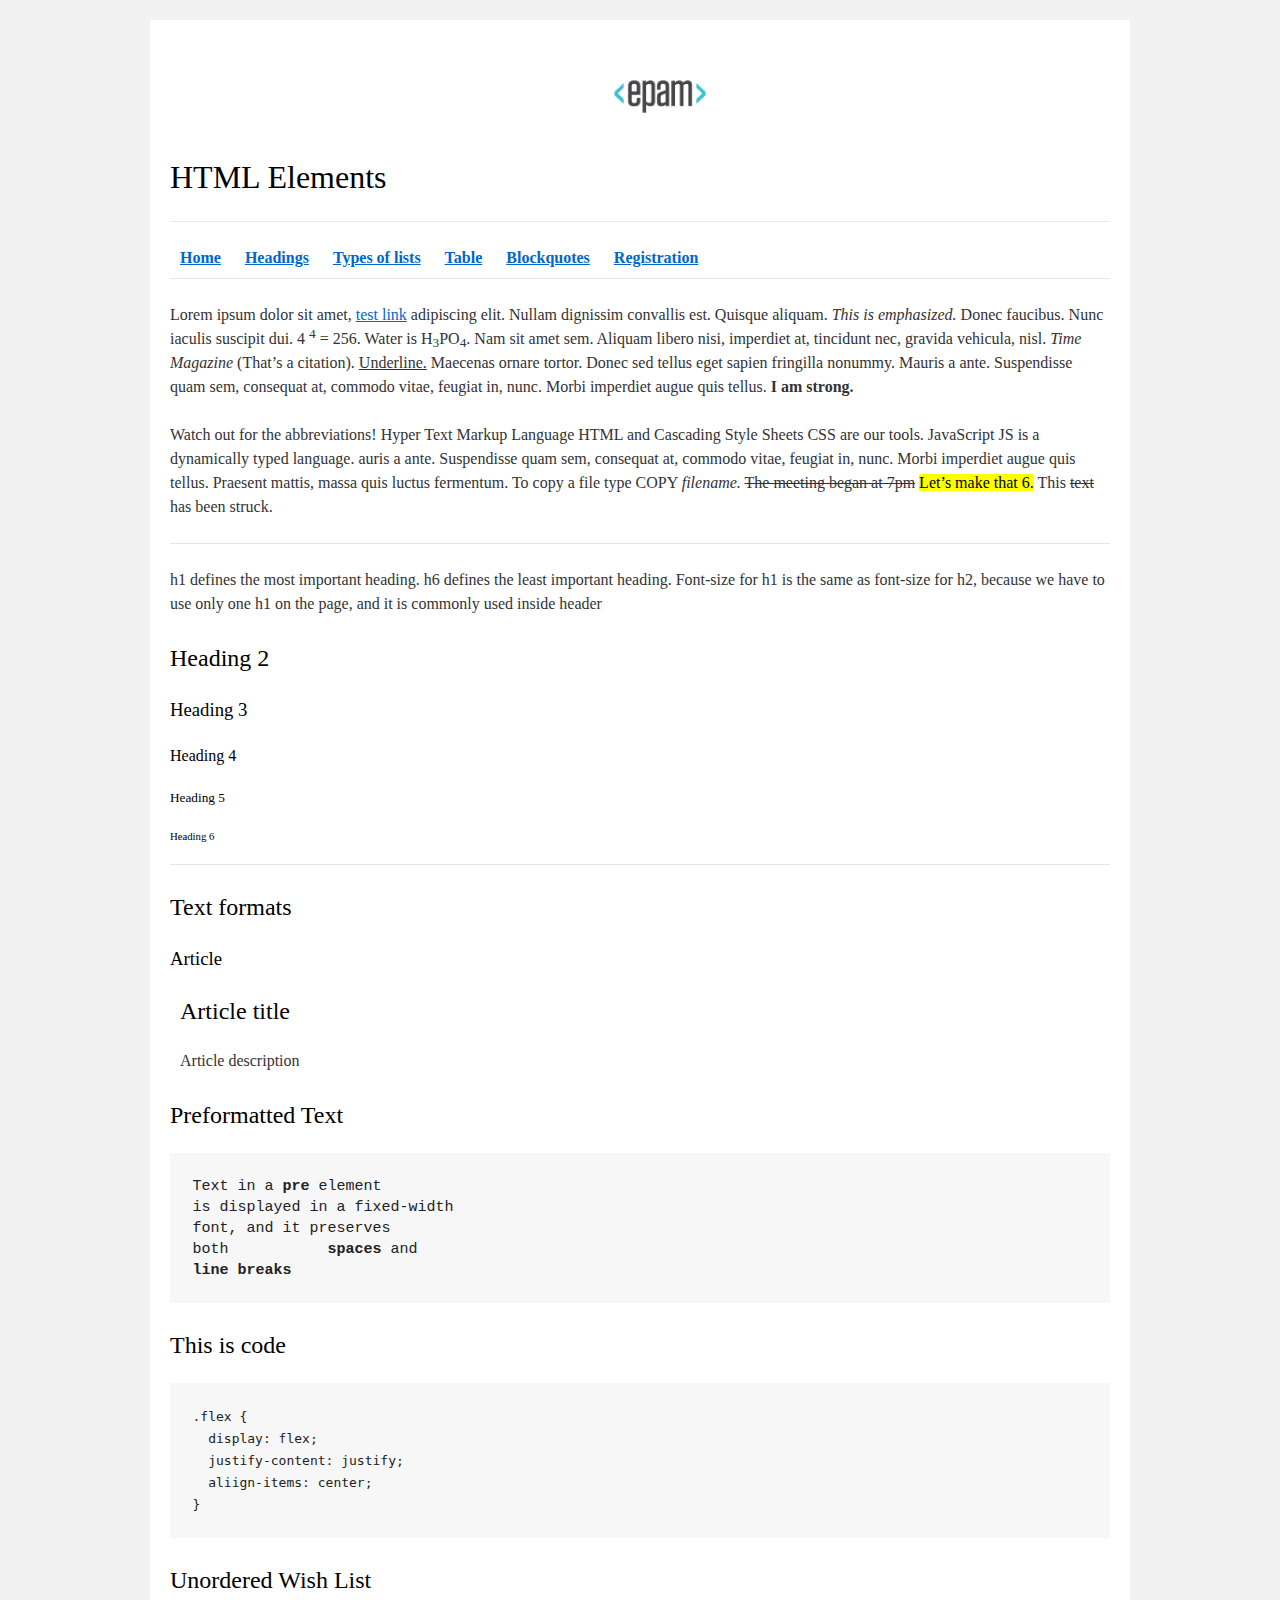
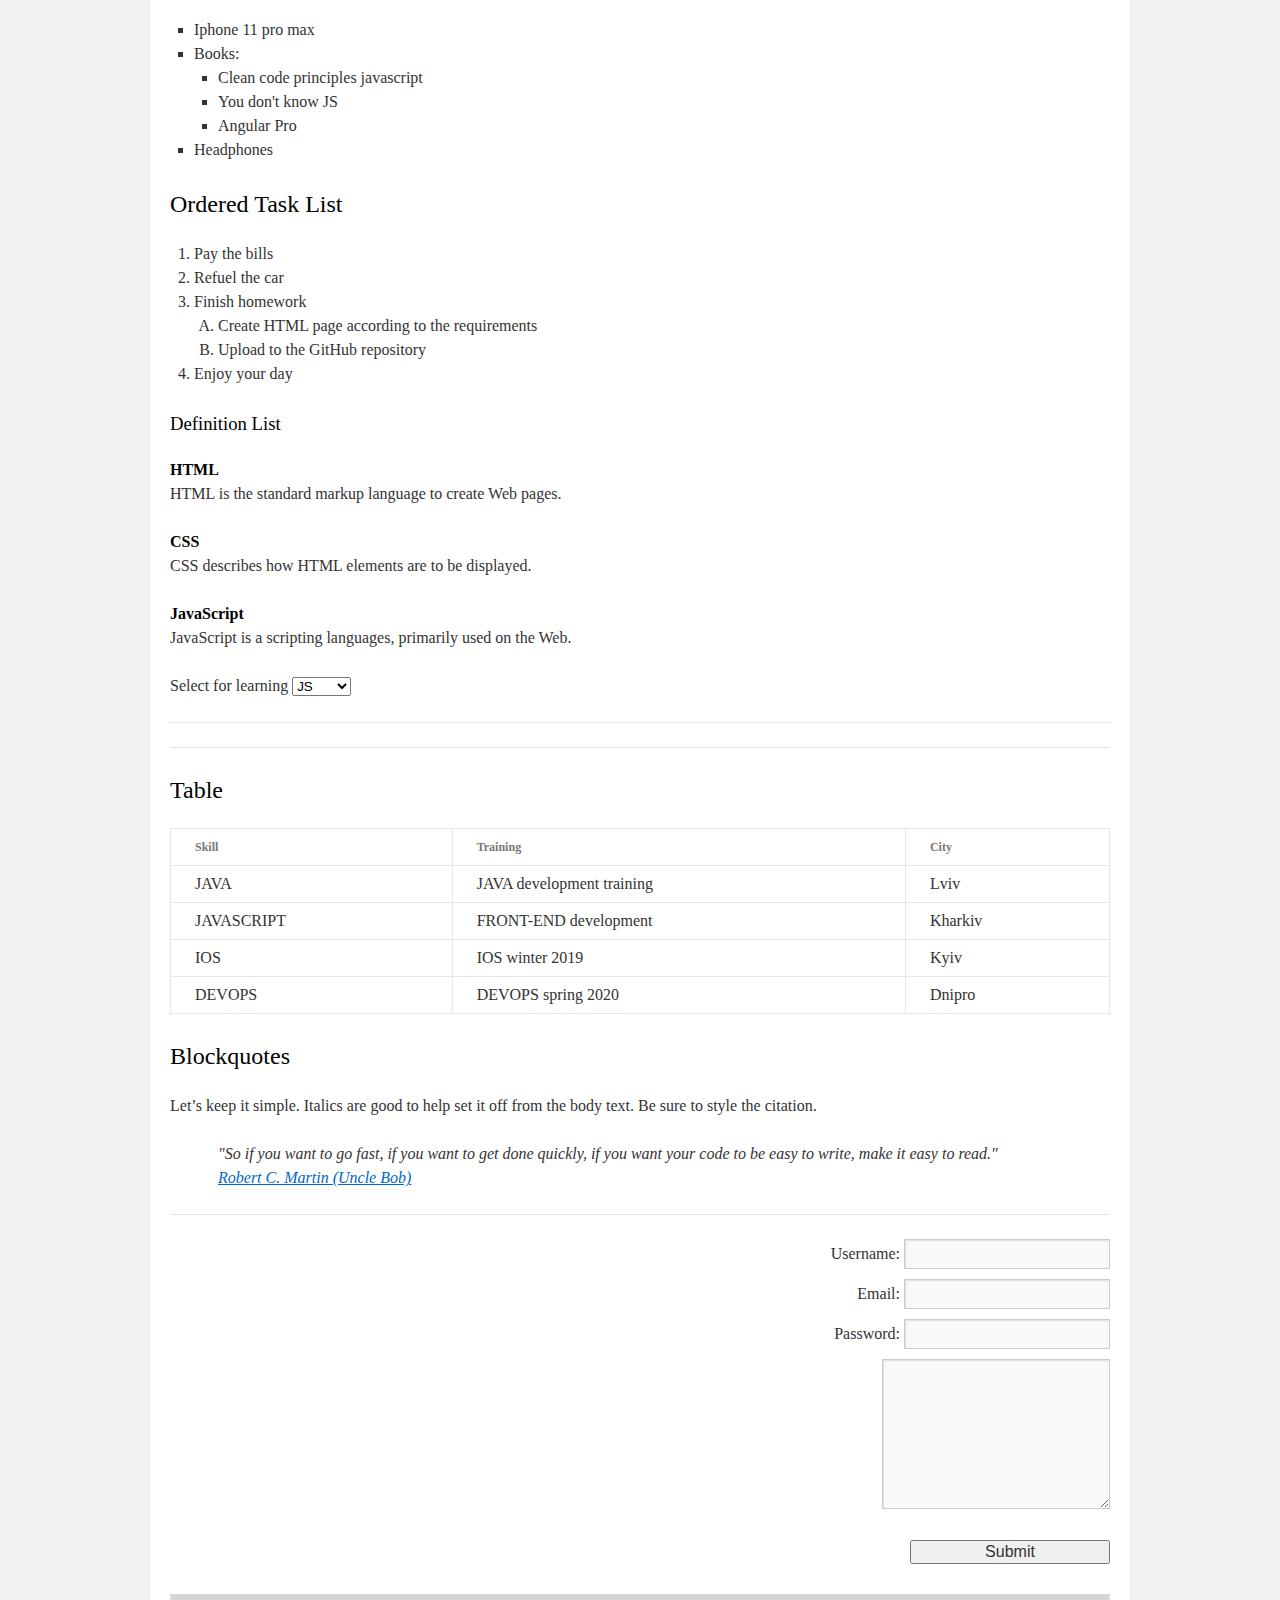
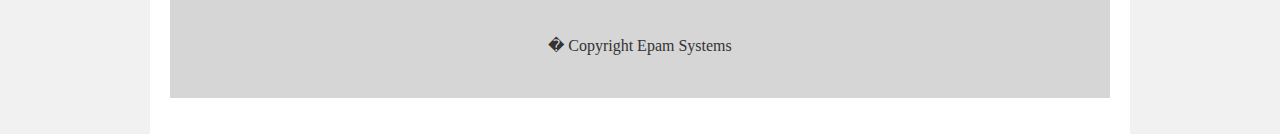
<file: FL12_HW1/homework/index.html>
<!DOCTYPE html>
<html lang="en">

<head>
  <meta charset="utf-8">
  <title>HTML Basics</title>
  <link rel="stylesheet" href="style.css">
</head>

<body>
  <div id="wrapper">
    <div id="main">
      <div id="container">
        <div id="content" role="main">
          <!-- TODO: Content goes here -->
          <header id="home">
            <a href="http://www.epam.com/">
              <img src="logo.png" alt="Epam logo"/>
            </a>
          </header>
          <h1>HTML Elements</h1>

          <hr>         
            <nav>
              <a href="#home"><b>Home</b></a>
              <a href="#heading"><b>Headings</b></a>
              <a href="#types"><b>Types of lists</b></a>
              <a href="#table"><b>Table</b></a>
              <a href="#blockquotes"><b>Blockquotes</b></a>
              <a href="#registration"><b>Registration</b></a>
            </nav>       
          <hr>

          <p>Lorem ipsum dolor sit amet,
              <a href="#">test link</a>
              adipiscing elit.
              Nullam dignissim convallis est. Quisque aliquam.
              <i>This is emphasized.</i>
              Donec faucibus. Nunc iaculis suscipit dui. 4
              <sup>4</sup> = 256.
              Water is H<sub>3</sub>PO<sub>4</sub>.
              Nam sit amet sem. Aliquam libero nisi, imperdiet at, tincidunt nec, gravida vehicula, nisl.
              <i>Time Magazine</i>
              (That’s a citation).
              <u>Underline.</u>
              Maecenas ornare tortor. Donec sed tellus eget sapien fringilla nonummy. Mauris a ante. Suspendisse quam
              sem,
              consequat at, commodo vitae, feugiat in, nunc. Morbi imperdiet augue quis tellus.
              <b>I am strong.</b>
          </p>

          <p>Watch out for the abbreviations!
              Hyper Text Markup Language HTML
              and
              Cascading Style Sheets CSS
              are our tools.
              JavaScript JS
              is a dynamically typed language.
              auris a ante. Suspendisse quam sem, consequat at, commodo vitae, feugiat in, nunc. Morbi imperdiet augue
              quis tellus. Praesent mattis, massa quis luctus fermentum. To copy a file type
              COPY
              <i>filename.</i>
              <del>The meeting began at 7pm</del>
              <mark>Let’s make that 6.</mark>
              This <del>text</del> has been struck.
          </p>

          <hr>
          <p>h1 defines the most important heading. h6 defines the least important heading.
              Font-size for h1 is the same
              as font-size for h2, because we have to use only one h1 on the page, and it is commonly used inside header
          </p>

          <h2 id="heading">Heading 2</h2>
          <h3>Heading 3</h3>
          <h4>Heading 4</h4>
          <h5>Heading 5</h5>
          <h6>Heading 6</h6>

          <hr>
          <h2>Text formats</h2>
          <h3>Article</h3>
          <article>
            <h2>Article title</h2>
            <p>Article description</p>
          </article>

          <h2>Preformatted Text</h2>
          <pre>Text in a <b>pre</b> element<br>is displayed in a fixed-width<br>font, and it preserves<br>both           <b>spaces</b> and<br><b>line breaks</b></pre>

          <h2>This is code</h2>
          <pre><code>.flex {<br>  display: flex;<br>  justify-content: justify;<br>  aliign-items: center;<br>}</code></pre>

          <h2 id="types">Unordered Wish List</h2>
          <ul>
            <li>Iphone 11 pro max</li>
            <li>Books:
              <ul>
                <li>Clean code principles javascript</li>
                <li>You don't know JS</li>
                <li>Angular Pro</li>
              </ul>
            </li>
            <li>Headphones</li>
          </ul>

          <h2>Ordered Task List</h2>
          <ol type="1">
            <li>Pay the bills</li>
            <li>Refuel the car</li>
            <li>Finish homework
              <ol type="A">
                <li>Create HTML page according to the requirements</li>
                <li>Upload to the GitHub repository</li>
              </ol>
            </li>
            <li>Enjoy your day</li>
          </ol>

          <h3>Definition List</h3>
          <dl>
            <dt>HTML</dt>
            <dd>HTML is the standard markup language to create Web pages.</dd>
            <dt>CSS</dt>
            <dd>CSS describes how HTML elements are to be displayed.</dd>
            <dt>JavaScript</dt>
            <dd>JavaScript is a scripting languages, primarily used on the Web.</dd>
          </dl>

          <p>Select for learning
            <select>
              <option selected value="JS">JS</option>
              <option value="HTML">HTML</option>
              <option value="CSS">CSS</option>
            </select>
          </p>
          <hr>
          <hr>

          <h2 id="table">Table</h2>
          <table>
            <tr>
              <th>Skill</th>
              <th>Training</th>
              <th>City</th>
            </tr>
            <tr>
              <td>JAVA</td>
              <td>JAVA development training</td>
              <td>Lviv</td>
            </tr>
            <tr>
              <td>JAVASCRIPT</td>
              <td>FRONT-END development</td>
              <td>Kharkiv</td>
            </tr>
            <tr>
              <td>IOS</td>
              <td>IOS winter 2019</td>
              <td>Kyiv</td>
            </tr>
            <tr>
              <td>DEVOPS</td>
              <td>DEVOPS spring 2020</td>
              <td>Dnipro</td>
            </tr>
          </table>

          <h2 id="blockquotes">Blockquotes</h2>
          <p>Let’s keep it simple. Italics are good to help set it off from the body text. Be sure to style the
            citation.</p>
          <blockquote>
            <p>"So if you want to go fast, if you want to get done quickly, if you want your code to be easy to write,
              make it easy to read."<br>
              <a href="#">Robert C. Martin (Uncle Bob)</a>
            </p>
          </blockquote>

          <hr>
          <form id="registration" action="registration">
              <label>Username: <input type="text"></label><br>
              <label>Email: <input type="email"></label><br>
              <label>Password: <input type="password"></label><br>
              <p><textarea cols="23" rows="6"></textarea></p>
              <input type="submit" name="Submit" value="Submit">
          </form>
          <footer>� Copyright Epam Systems</footer>
        </div>
      </div>
    </div>
  </div>
</body>

</html>
</file>
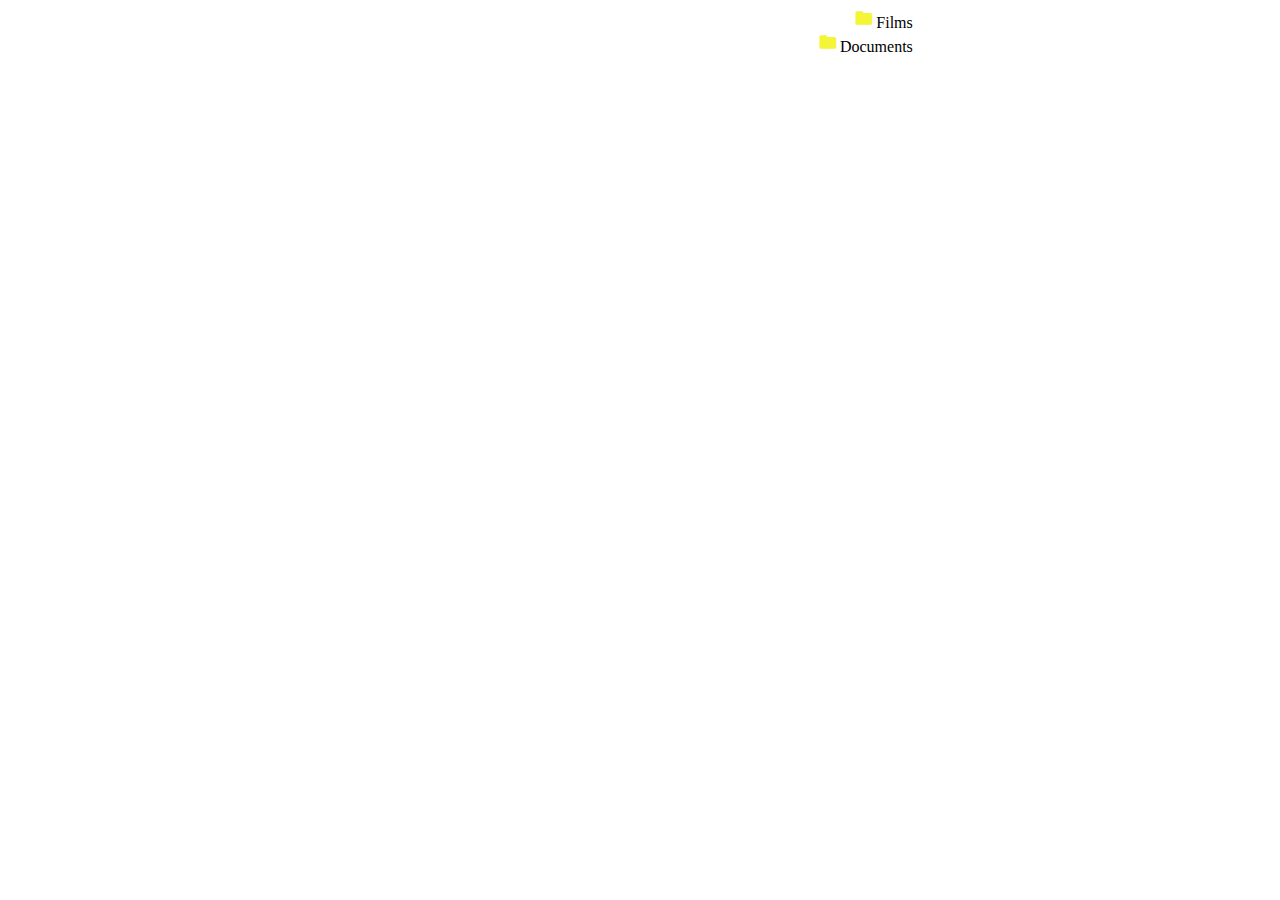
<file: FL12_HW11/homework/index.html>
<!-- DO NOT MODIFY THIS FILE -->
<!DOCTYPE html>
<html lang="en">
<head>
  <meta charset="UTF-8">
  <title>Homework 11 - DOM</title>
  <link rel="stylesheet" href="material-icons/material-icons.css">
  <link rel="stylesheet" href="styles.css">
</head>
<body>
  <div id="root"></div>
  <script src="app.js"></script>
</body>
</html>
</file>
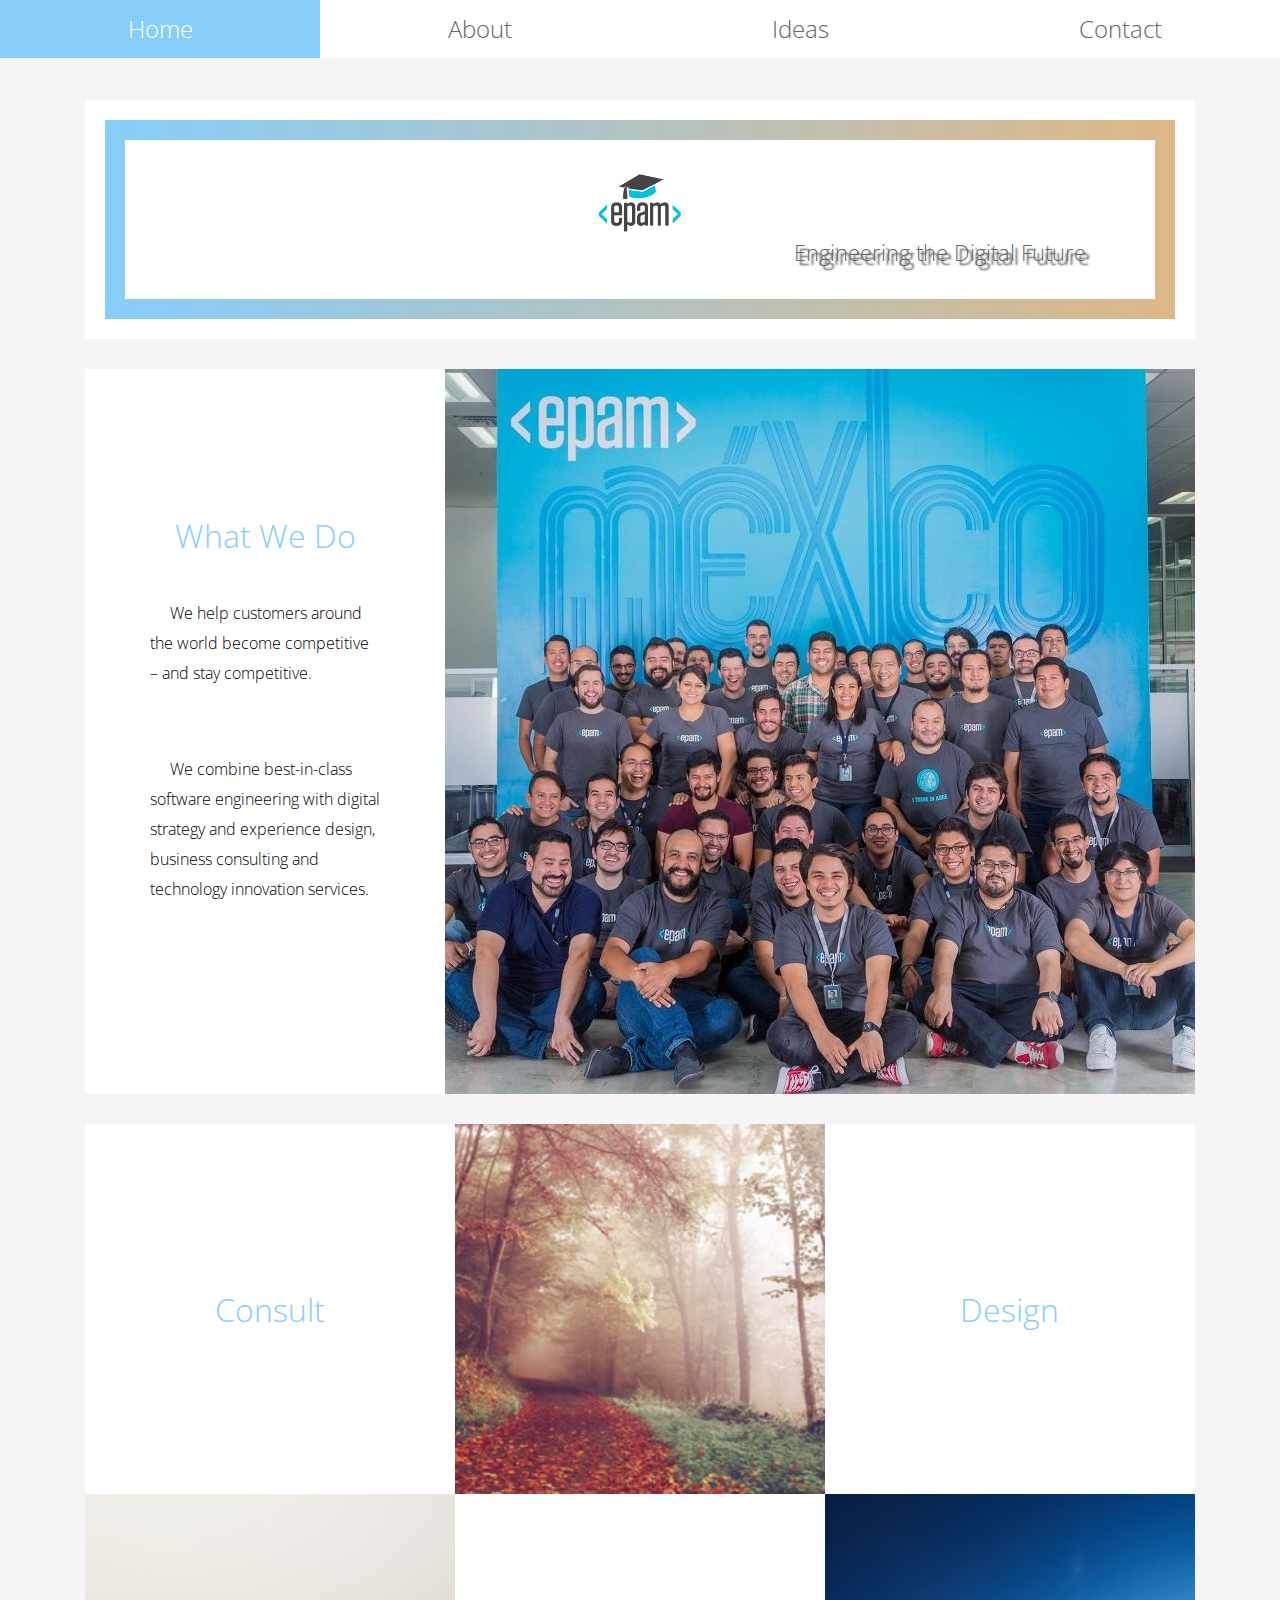
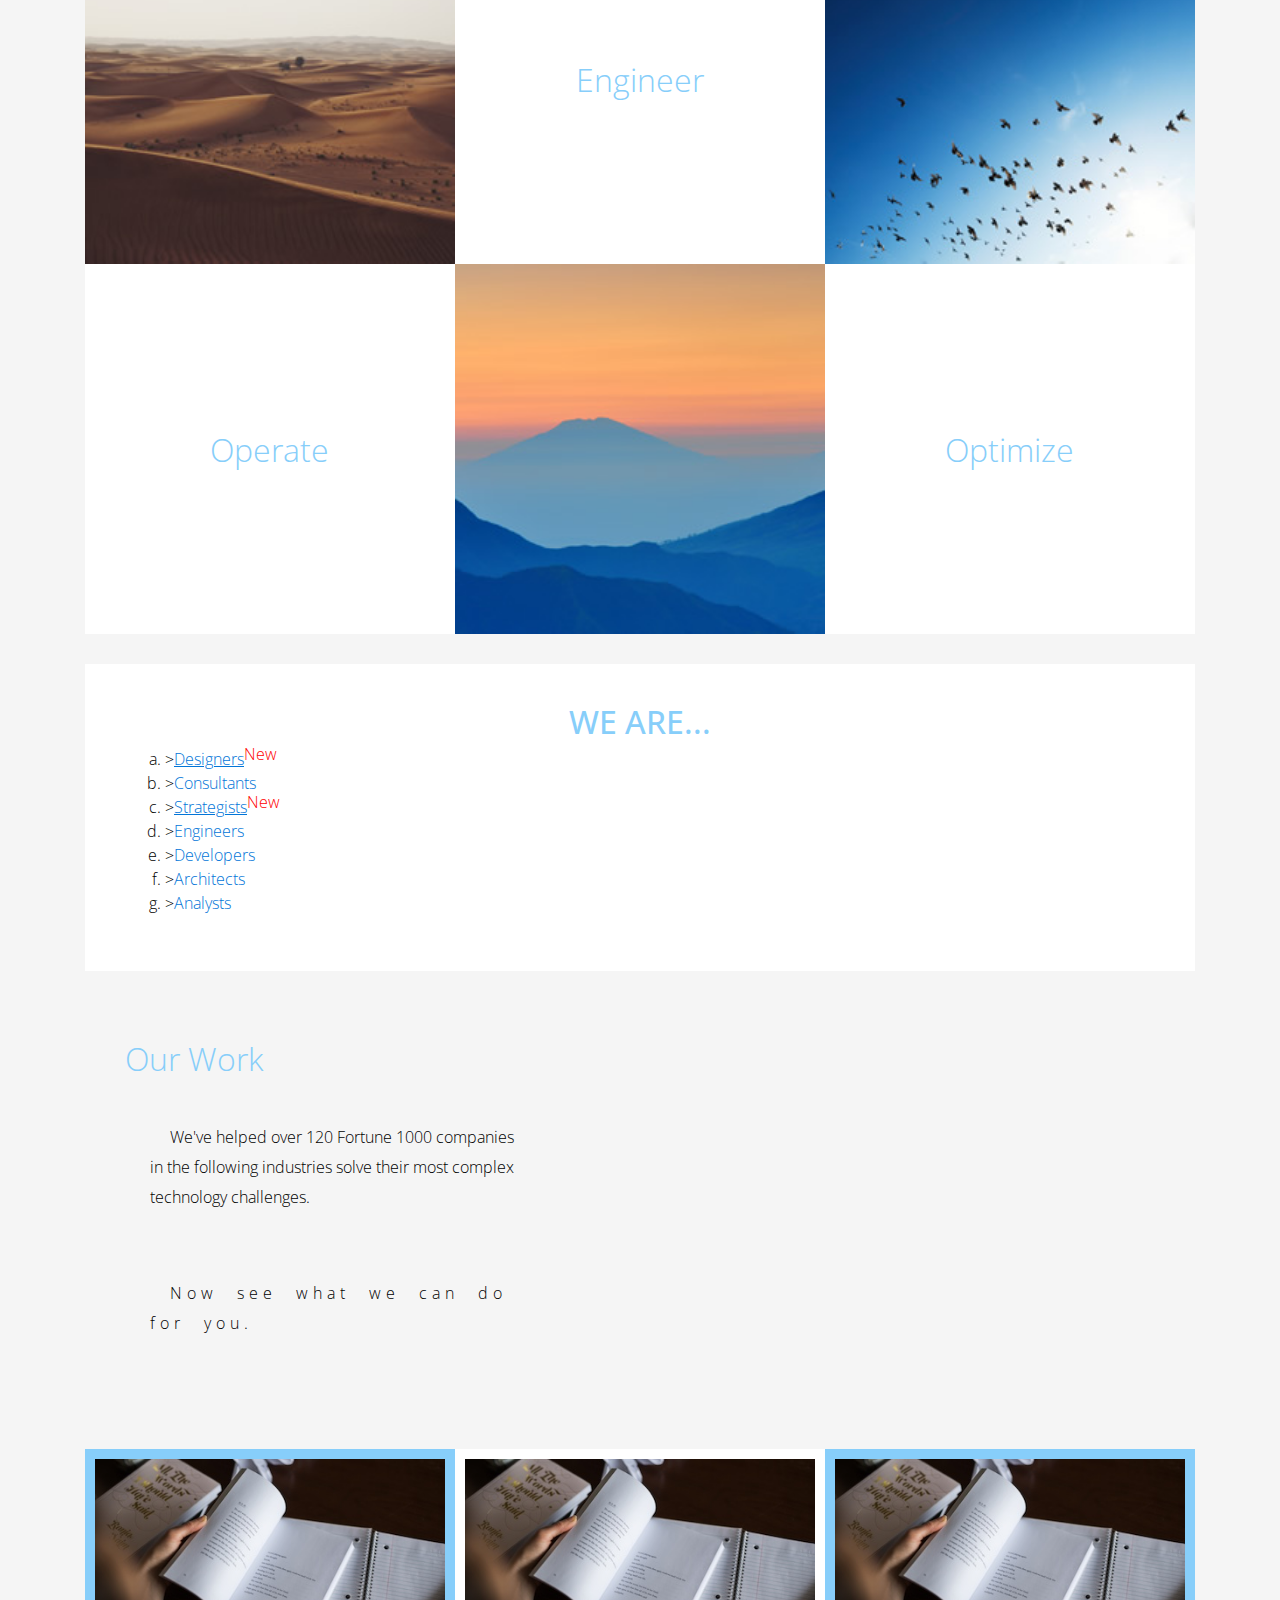
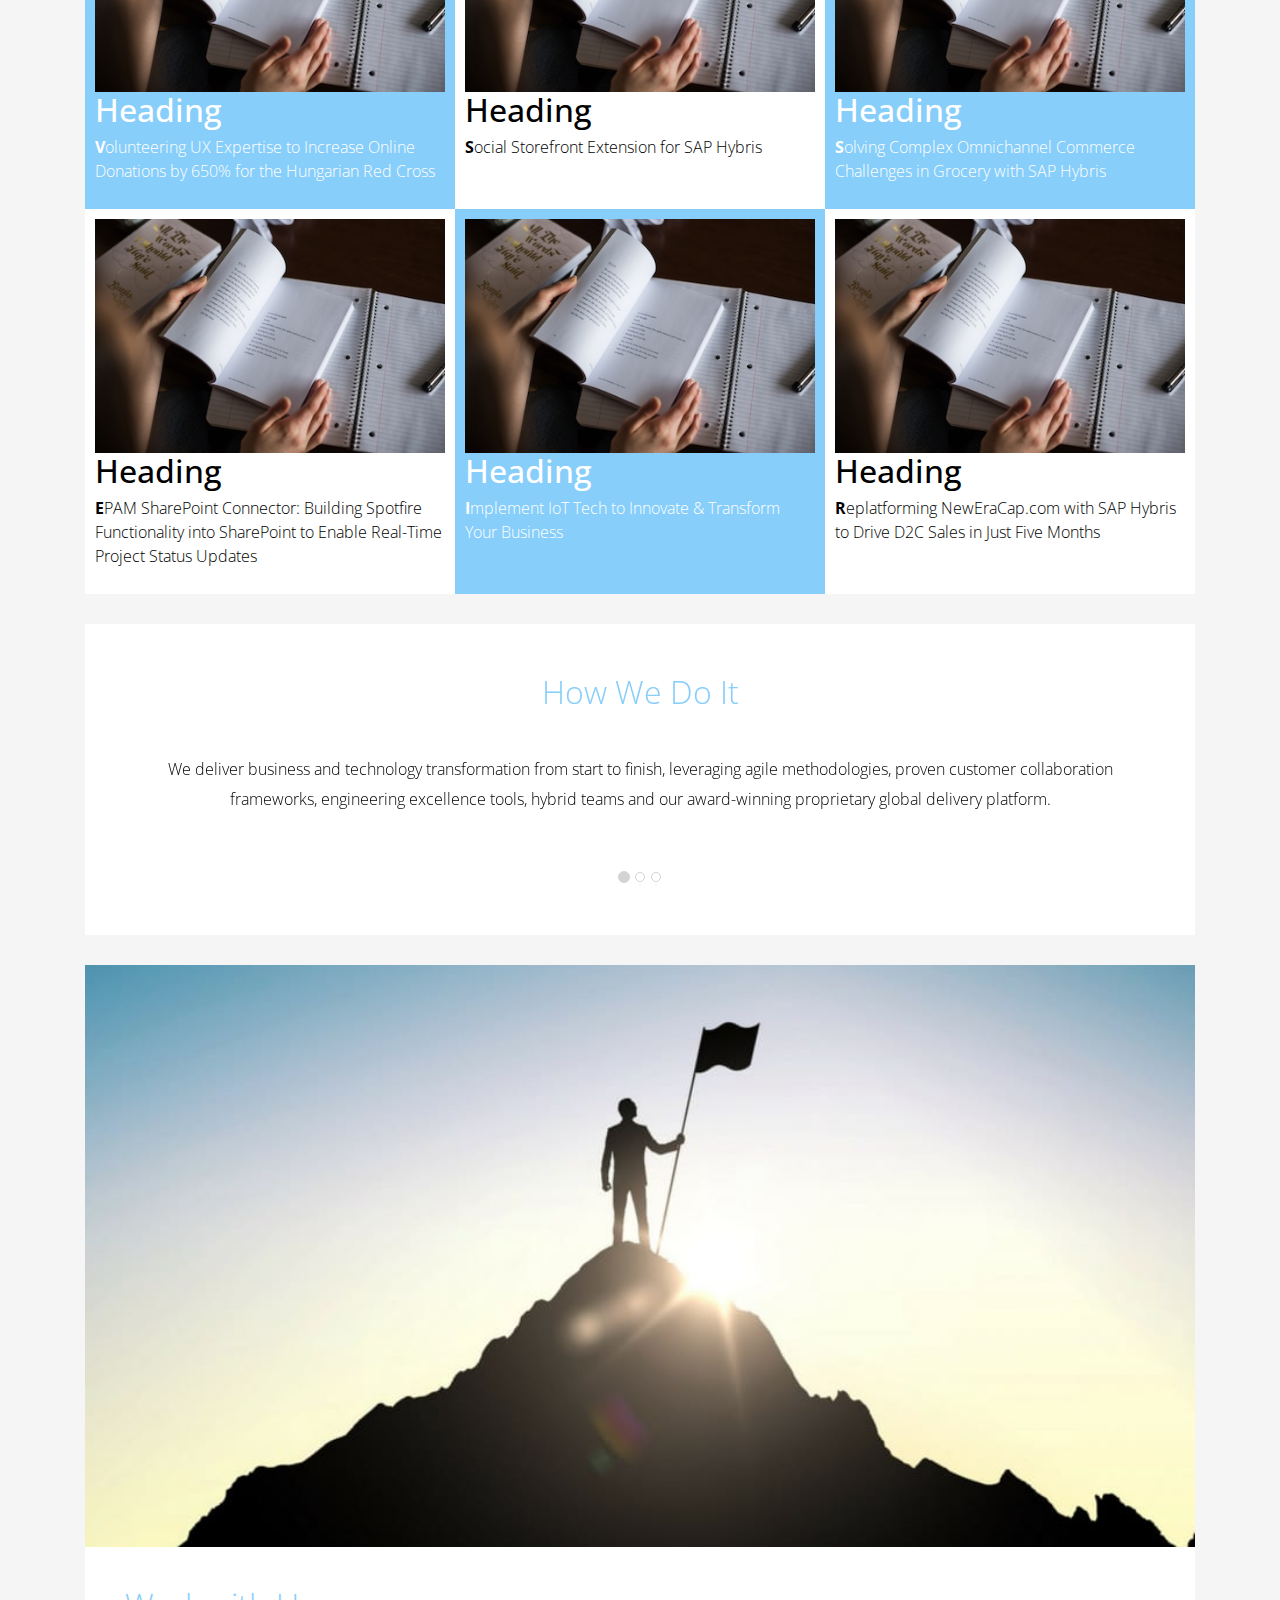
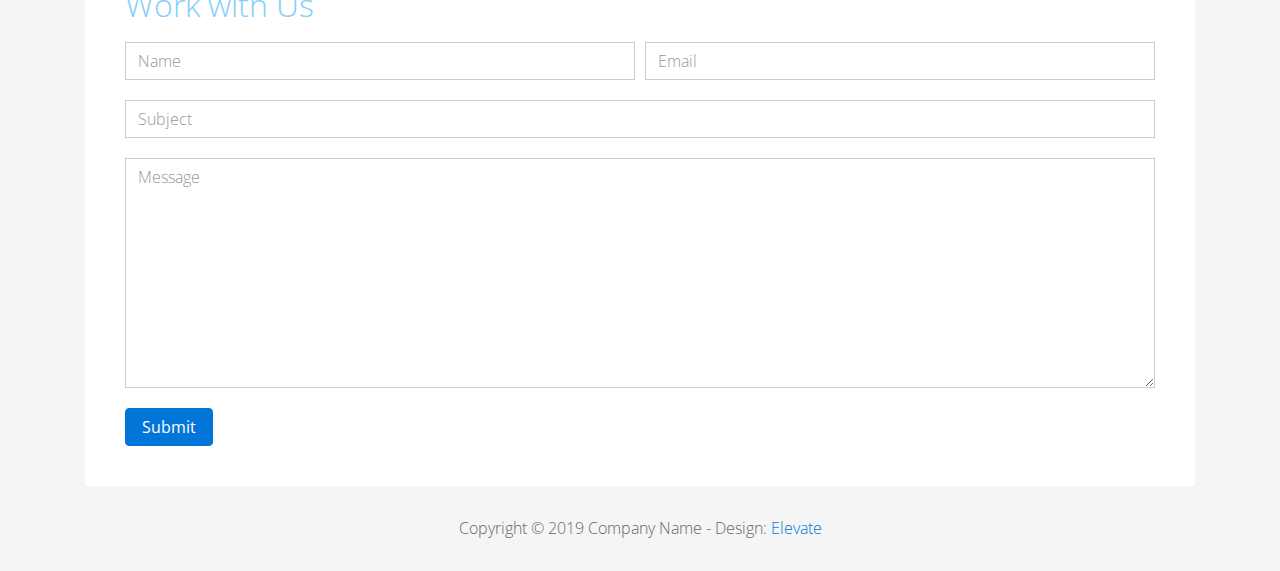
<file: FL12_HW2/homework/index.html>
<!DOCTYPE html>
<html lang="en">
<head>
  <meta charset="utf-8">
  <meta http-equiv="X-UA-Compatible" content="IE=edge">
  <meta name="viewport" content="width=device-width, initial-scale=1">

  <title>CSS Basics HW</title>



  <!-- load stylesheets -->
  <link rel="stylesheet" href="http://fonts.googleapis.com/css?family=Open+Sans:300,400">
  <!-- Google web font "Open Sans" -->
  <link rel="stylesheet" href="css/bootstrap.min.css">
  <!-- Bootstrap style -->
  <link rel="stylesheet" href="css/general.css">
  <link rel="stylesheet" href="css/style.css">
  <!-- Templatemo style -->
</head>

<body>
<div class="container">

  <div class="tm-sidebar">
    <nav class="tm-main-nav">
      <ul>
        <li class="tm-nav-item"><a href="#home" class="tm-nav-item-link">Home</a></li>
        <li class="tm-nav-item"><a href="#about" class="tm-nav-item-link">About</a></li>
        <li class="tm-nav-item"><a href="#ideas" class="tm-nav-item-link">Ideas</a></li>
        <li class="tm-nav-item"><a href="#contact" class="tm-nav-item-link">Contact</a></li>
      </ul>
    </nav>
  </div>

  <div class="tm-main-content">

    <div id="home" class="tm-content-box tm-content-header margin-b-10">
      <div class="tm-banner">
        <div class="tm-banner-inner">
          <img src="img/epam_logo.png" width="100" alt="">
          <p class="tm-banner-text">Engineering the Digital Future</p>
        </div>
      </div>
    </div>

    <section>
      <div class="tm-content-box flex-2-col">

        <div class="padding-medium flex-item tm-team-description-container flex-item">
          <h2 class="tm-section-title">What We Do</h2>
          <p class="tm-section-description">We help customers around the world become competitive – and stay competitive.</p>
          <p class="tm-section-description"> We combine best-in-class software engineering with digital strategy and experience design, business consulting and technology innovation services.</p>
        </div>
        <div class="flex-item tm-team-img">
          <img src="img/epam-mexico.jpg" alt="epam-mexico">
        </div>

      </div>

      <div id="about" class="tm-content-box">

        <ul class="boxes gallery-container">
          <li class="box box-bg">
            <h2 class="tm-section-title tm-section-title-box tm-box-bg-title">Consult</h2>
          </li>
          <li class="box">
            <a href="img/idea-large-01.jpg">
              <img src="img/idea-01.jpg" alt="Image" class="img-fluid thumbnail box-img">
            </a>
          </li>
          <li class="box box-bg">
            <h2 class="tm-section-title tm-section-title-box tm-box-bg-title">Design</h2>
          </li>
          <li class="box">
            <a href="img/idea-large-02.jpg">
              <img src="img/idea-02.jpg" alt="Image" class="img-fluid thumbnail box-img">
            </a>
          </li>
          <li class="box box-bg">
            <h2 class="tm-section-title tm-section-title-box tm-box-bg-title">Engineer</h2>
          </li>
          <li class="box">
            <a href="img/idea-large-03.jpg">
              <img src="img/idea-03.jpg" alt="Image" class="img-fluid thumbnail box-img">
            </a>
          </li>
          <li class="box box-bg">
            <h2 class="tm-section-title tm-section-title-box tm-box-bg-title">Operate</h2>
          </li>
          <li class="box">
            <a href="img/idea-large-04.jpg">
              <img src="img/idea-04.jpg" alt="Image" class="img-fluid thumbnail box-img">
            </a>
          </li>
          <li class="box box-bg">
            <h2 class="tm-section-title tm-section-title-box tm-box-bg-title">Optimize</h2>
          </li>
        </ul>

      </div>

    </section>

    <!-- slider -->
    <section class="heading tm-content-box">
      <div class="padding-medium">
        <h2> WE ARE...</h2>
        <ol>
          <li><a href="index.html" class="text">Designers</a></li>
          <li><a href="index.html">Consultants</a></li>
          <li><a href="#" class="text">Strategists</a></li>
          <li><a href="#">Engineers</a></li>
          <li><a href="#">Developers</a></li>
          <li><a href="#">Architects</a></li>
          <li><a href="#">Analysts</a></li>
        </ol>
      </div>
    </section>

    <section class="blocks">
      <div class="padding-medium flex-item tm-team-description-container">
        <h2 class="tm-section-title">Our Work</h2>
        <p class="tm-section-description">We've helped over 120 Fortune 1000 companies in the following industries solve their most complex technology challenges. </p>
        <p class="tm-section-description"> Now see what we can do for you.</p>
      </div>
      <div class="tm-content-box flex-2-col">
      </div>
      <div  class="tm-content-box">
        <ul class="boxes gallery-container">
          <li class="box box-work">
            <img src="img/study.jpeg" alt="Image" class="img-fluid">
            <div>
              <h2>Heading</h2>
              <p>Volunteering UX Expertise to Increase Online Donations by 650% for the Hungarian Red Cross</p>
            </div>
          </li>
          <li class="box box-work">
            <img src="img/study.jpeg" alt="Image" class="img-fluid">
            <div>
              <h2>Heading</h2>
              <p>Social Storefront Extension for SAP Hybris</p>
            </div>
          </li>
          <li class="box box-work">
            <img src="img/study.jpeg" alt="Image" class="img-fluid">
            <div>
              <h2>Heading</h2>
              <p>Solving Complex Omnichannel Commerce Challenges in Grocery with SAP Hybris</p>
            </div>
          </li>
          <li class="box box-work">
            <img src="img/study.jpeg" alt="Image" class="img-fluid">
            <div>
              <h2>Heading</h2>
              <p>EPAM SharePoint Connector: Building Spotfire Functionality into SharePoint to Enable Real-Time Project Status Updates</p>
            </div>
          </li>
          <li class="box box-work">
            <img src="img/study.jpeg" alt="Image" class="img-fluid">
            <div>
              <h2>Heading</h2>
              <p>Implement IoT Tech to Innovate &amp; Transform Your Business</p>
            </div>
          </li>
          <li class="box box-work">
            <img src="img/study.jpeg" alt="Image" class="img-fluid">
            <div>
              <h2>Heading</h2>
              <p>Replatforming NewEraCap.com with SAP Hybris to Drive D2C Sales in Just Five Months</p>
            </div>
          </li>
        </ul>

      </div>
    </section>

    <section id="ideas">
      <div id="tmCarousel" class="carousel slide tm-content-box" data-ride="carousel">

        <ol class="carousel-indicators">
          <li data-target="#tmCarousel" data-slide-to="0" class="active"></li>
          <li data-target="#tmCarousel" data-slide-to="1" class=""></li>
          <li data-target="#tmCarousel" data-slide-to="2" class=""></li>
        </ol>

        <div class="carousel-inner" role="listbox">

          <div class="carousel-item active">
            <div class="carousel-content">
              <div class="flex-item">
                <h2 class="tm-section-title">How We Do It</h2>
                <p class="tm-section-description carousel-description">We deliver business and technology transformation from start to finish, leveraging agile methodologies, proven customer collaboration frameworks, engineering excellence tools, hybrid teams and our award-winning proprietary global delivery platform.</p>
              </div>
            </div>
          </div>

          <div class="carousel-item">
            <div class="carousel-content">
              <div class="flex-item">
                <h2 class="tm-section-title">Our Clients</h2>
                <p class="tm-section-description carousel-description">Lorem ipsum dolor sit amet,
                  consectetur adipiscing elit. Quisque vel nisi pharetra nibh varius pharetra ac
                  sagittis nisi. Etiam pharetra vestibulum hendrerit. Pellentesque interdum metus
                  sed massa rutrum.</p>
              </div>
            </div>
          </div>

          <div class="carousel-item">
            <div class="carousel-content">
              <div class="flex-item">
                <h2 class="tm-section-title">Our Projects</h2>
                <p class="tm-section-description carousel-description">Donec ex libero, fringilla
                  vitae purus sit amet, rhoncus pharetra lorem. Pellentesque id sem id lacus
                  ultricies vehicula. Aliquam rutrum mi non. Pellentesque interdum metus sed massa
                  rutrum.</p>
              </div>
            </div>
          </div>

        </div>

      </div>
    </section>

    <section class="tm-content-box">
      <img src="img/contact-us.jpg" alt="Contact image" class="img-fluid img-contact-us">

      <div id="contact" class="padding-medium">
        <h2 class="tm-section-title">Work with Us</h2>
        <form action="#contact" method="get" class="contact-form">

          <div class="form-group col-xs-12 col-sm-12 col-md-6 col-lg-6 form-group-2-col-left">
            <input type="text" id="contact_name" name="contact_name" class="form-control"
                   placeholder="Name" required/>
          </div>
          <div class="form-group col-xs-12 col-sm-12 col-md-6 col-lg-6 form-group-2-col-right mandatory-field">
            <input type="email" id="contact_email" name="contact_email" class="form-control"
                   placeholder="Email" required/>
          </div>
          <div class="form-group">
            <input type="text" id="contact_subject" name="contact_subject" class="form-control"
                   placeholder="Subject" required/>
          </div>
          <div class="form-group">
            <textarea id="contact_message" name="contact_message" class="form-control" rows="9"
                      placeholder="Message" required></textarea>
          </div>

          <button type="submit" class="btn btn-primary submit-btn">Submit</button>

        </form>
      </div>
    </section>

    <footer class="tm-footer">
      <p class="text-xs-center">Copyright &copy; 2019 Company Name

        - Design: <a rel="nofollow" href="http://www.templatemo.com/tm-481-elevate"
                     target="_parent">Elevate</a></p>
    </footer>

  </div>

</div>

</body>
</html>
</file>
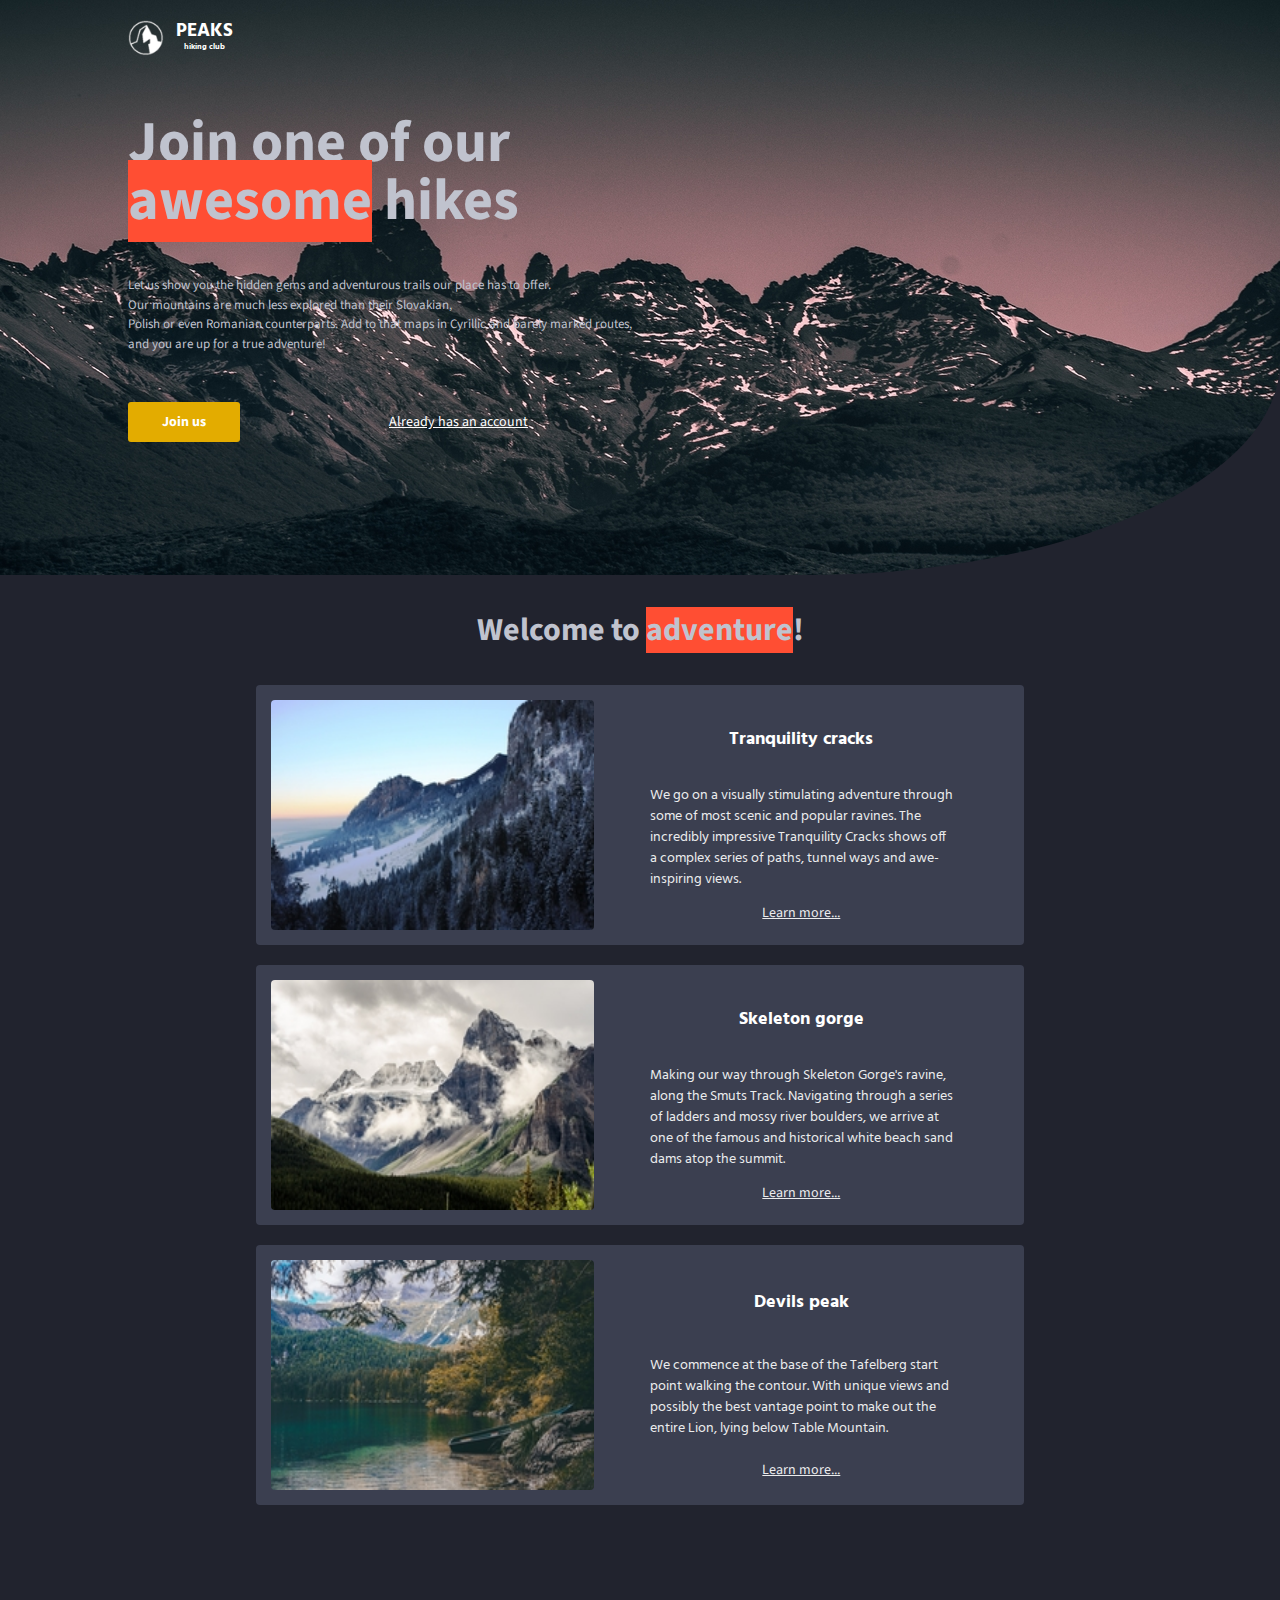
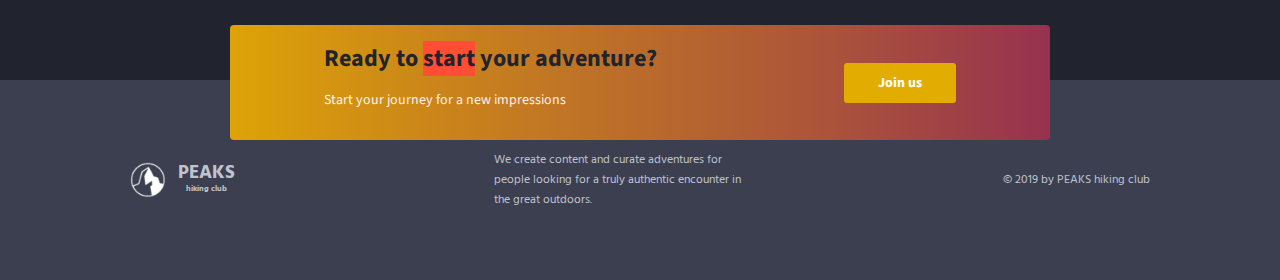
<file: FL12_HW3/homework/index.html>
<!DOCTYPE html>
<html lang="en">

<head>
    <meta charset="UTF-8">
    <meta name="viewport" content="width=device-width, initial-scale=1.0">
    <meta http-equiv="X-UA-Compatible" content="ie=edge">
    <link href="https://fonts.googleapis.com/css?family=Hind:400,600%7CSource+Sans+Pro:400,600,700%7CFresca"
          rel="stylesheet"/>

    <!-- Styles should be switched here: -->

    <!-- <link rel="stylesheet" type="text/css" href="css/style1.css"> -->
        <link rel="stylesheet" type="text/css" href="css/style2.css">

    <title>PEAKS hiking club</title>
</head>

<body>
<header class="header">
    <div class="header-wrap">
        <div class="landing-logo">
            <img src="img/m-logo.png" alt="logo"/>
            <p>PEAKS<span>hiking club</span></p>
        </div>
        <p class="header_heading">
            Join one of our <span>awesome</span> hikes
        </p>
        <p class="header_text">
            Let us show you the hidden gems and adventurous trails our place has to offer.<br>
            Our mountains are much less explored than their Slovakian,<br>
            Polish or even Romanian counterparts. Add to that maps in Cyrillic and barely marked routes,<br>
            and you are up for a true adventure!
        </p>
        <div>
            <button class="header_button">Join us</button>
            <a href="#" class="login">Already has an account</a>
        </div>
    </div>
</header>
<main class="section">
    <p class="section_text">
        Welcome to <span>adventure</span>!
    </p>
    <div class="section_card_wrap">
        <div class="section_card">
            <img class="section_card_img"
                 src="img/m-1.jpg"
                 alt="experts"/>
            <div class="section_card_right_container">
                <p class="section_card_heading">
                    Tranquility cracks
                </p>
                <p class="section_card_text">
                    We go on a visually stimulating adventure through some of most scenic and popular ravines.
                    The incredibly impressive Tranquility Cracks shows off a complex series of paths, tunnel ways and
                    awe-inspiring views.
                </p>
                <a href="#" class="section_link">Learn more...</a>
            </div>
        </div>
        <div class="section_card">
            <img class="section_card_img"
                 src="img/m-2.jpg"
                 alt="content formats"/>
            <div class="section_card_right_container">
                <p class="section_card_heading">
                    Skeleton gorge
                </p>
                <p class="section_card_text">
                    Making our way through Skeleton Gorge's ravine, along the Smuts Track.
                    Navigating through a series of ladders and mossy river boulders, we arrive at one of the famous and
                    historical white beach sand dams atop the summit.
                </p>
                <a href="#" class="section_link">Learn more...</a>
            </div>
        </div>
        <div class="section_card">
            <img class="section_card_img"
                 src="img/m-3.jpg"
                 alt="certificate"/>
            <div class="section_card_right_container">
                <p class="section_card_heading">
                    Devils peak
                </p>
                <p class="section_card_text">
                    We commence at the base of the Tafelberg start point walking the contour.
                    With unique views and possibly the best vantage point to make out the entire Lion, lying below Table
                    Mountain.
                </p>
                <a href="#" class="section_link">Learn more...</a>
            </div>
        </div>
    </div>
    <div class="section_banner">
        <div class="section_banner_text_wrap">
            <p class="section_banner_heading">
                Ready to <span>start</span> your adventure?
            </p>
            <p class="section_banner_text">
                Start your journey for a new impressions
            </p>
        </div>
        <button class="section_banner_button">Join us</button>
    </div>
</main>
<footer class="footer">
    <div class="footer-wrap">
        <div class="footer_logo landing-logo">
            <img src="img/m-logo.png" alt="logo"/>
            <p>PEAKS<span>hiking club</span></p>
        </div>
        <p class="footer_text">
            We create content and curate adventures for people looking for a truly authentic encounter in the great
            outdoors.
        </p>
        <span class="footer-cr">
          &copy; 2019 by PEAKS hiking club
        </span>
    </div>
</footer>
</body>

</html>
</file>
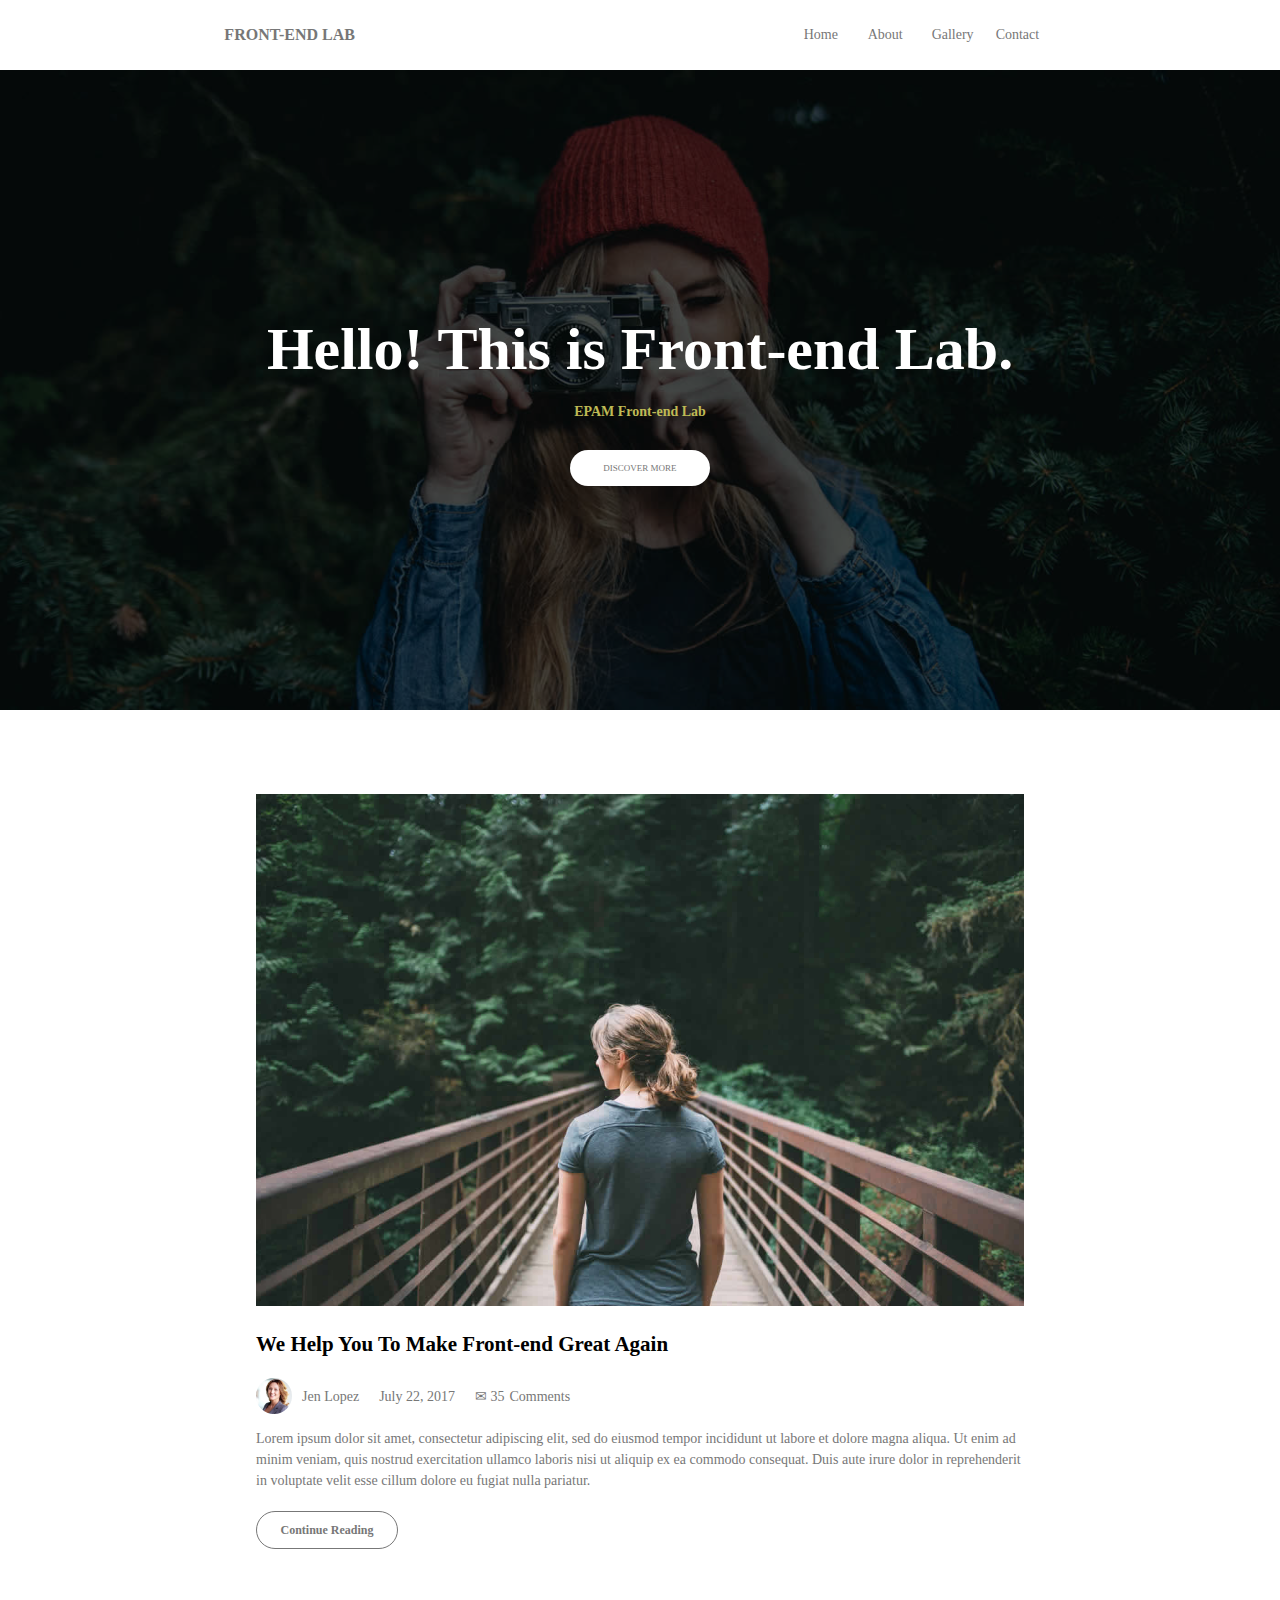
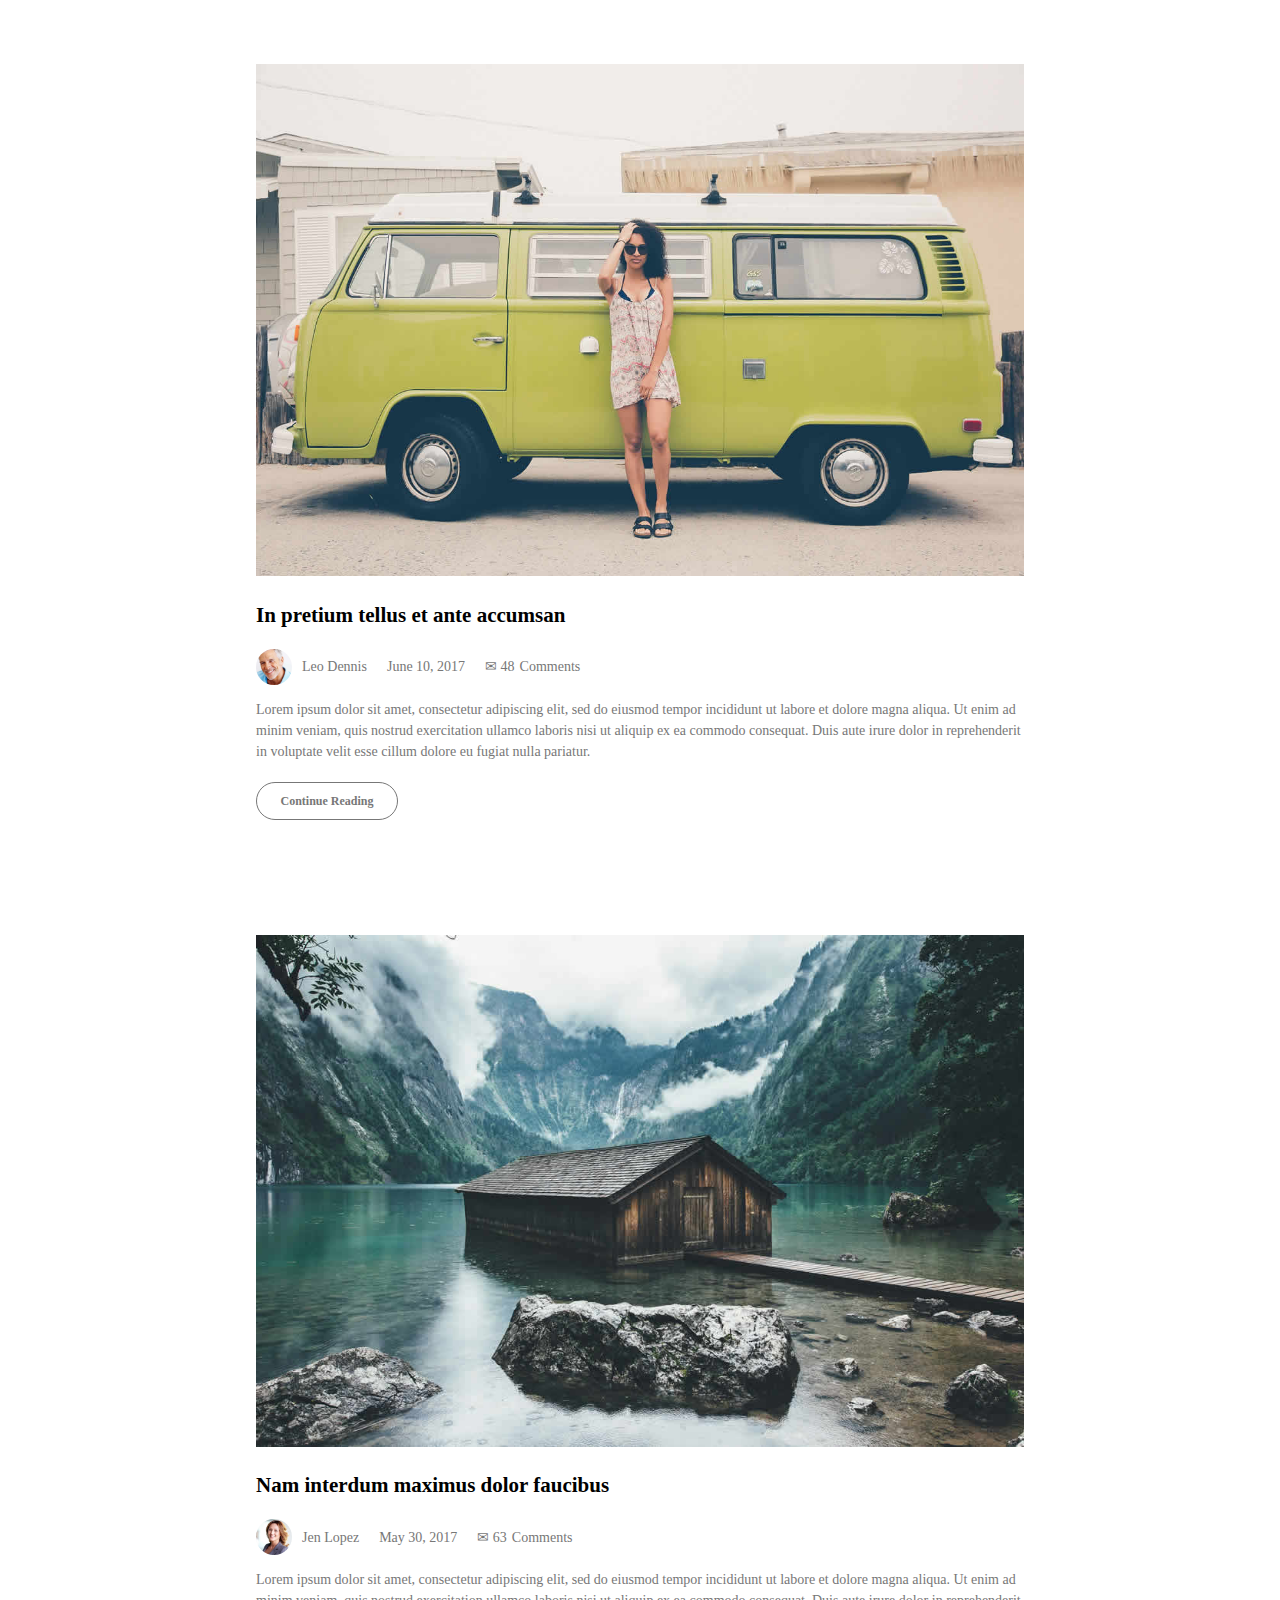
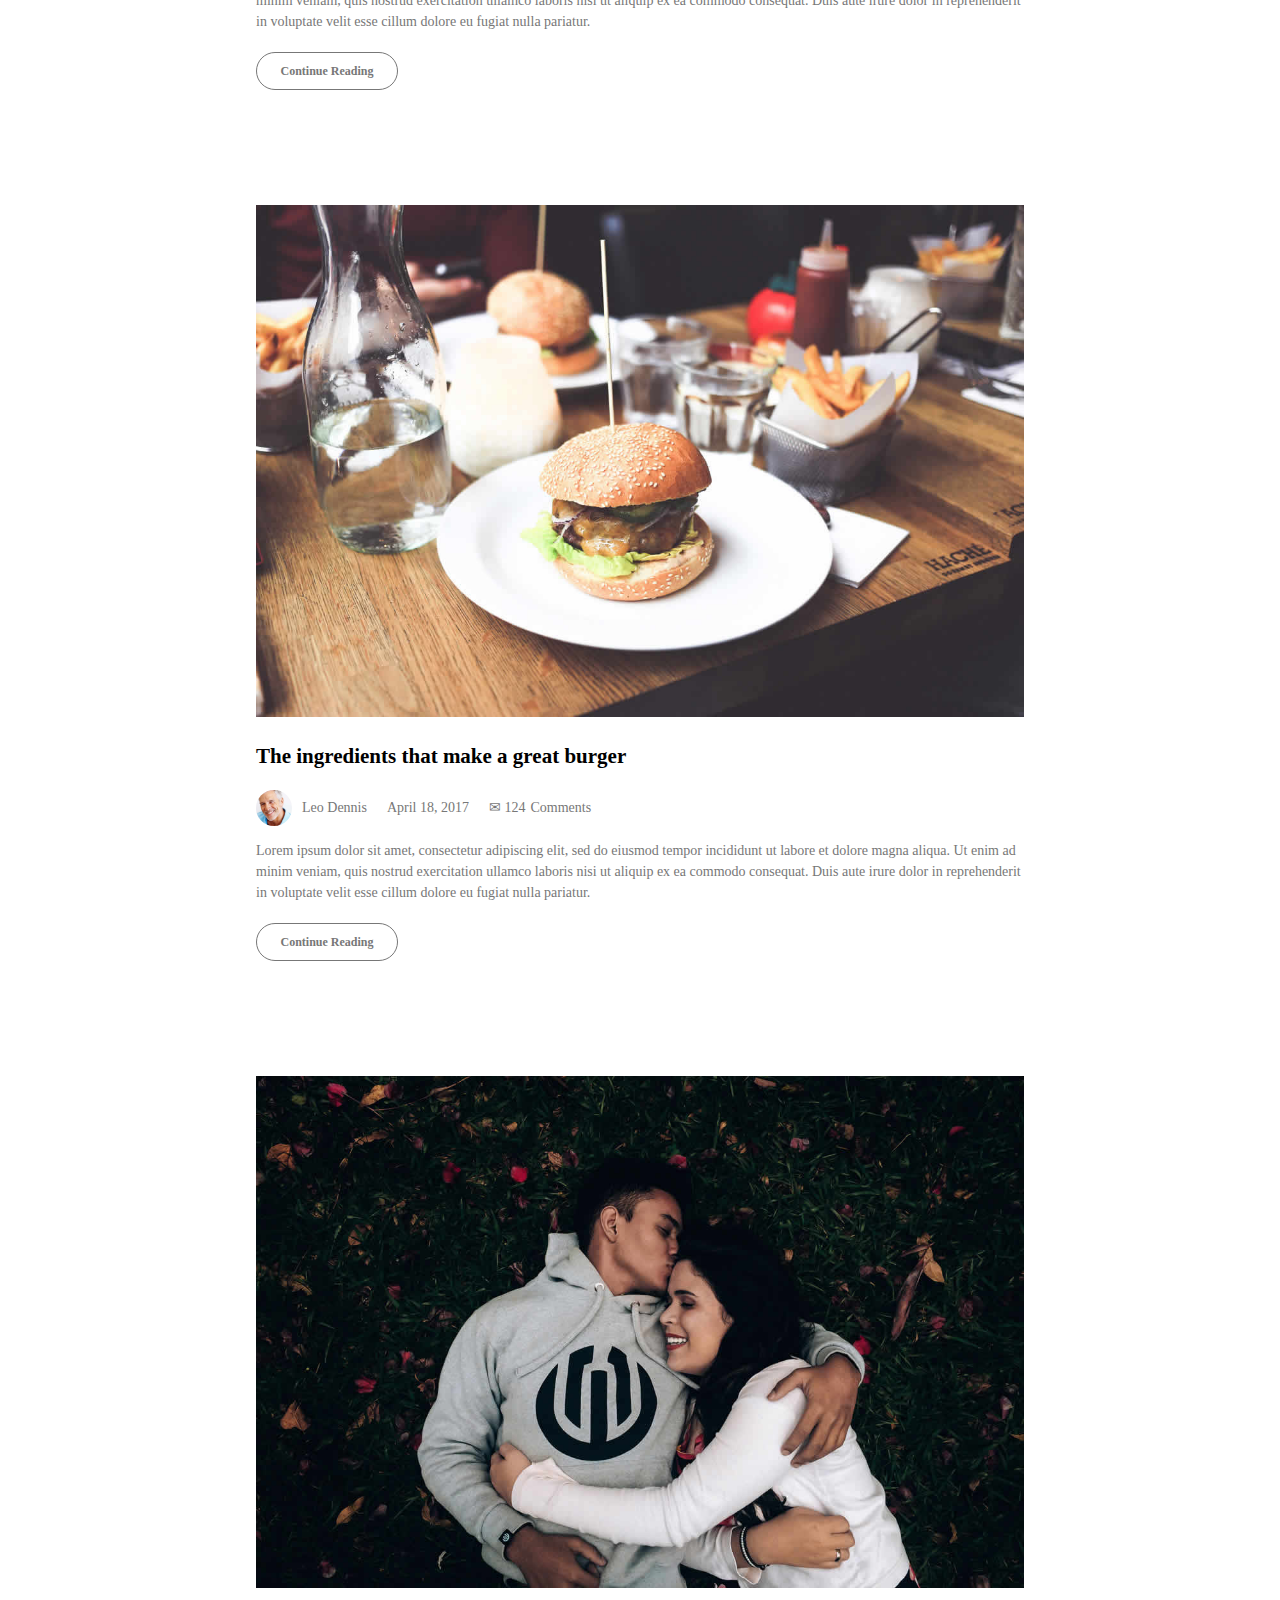
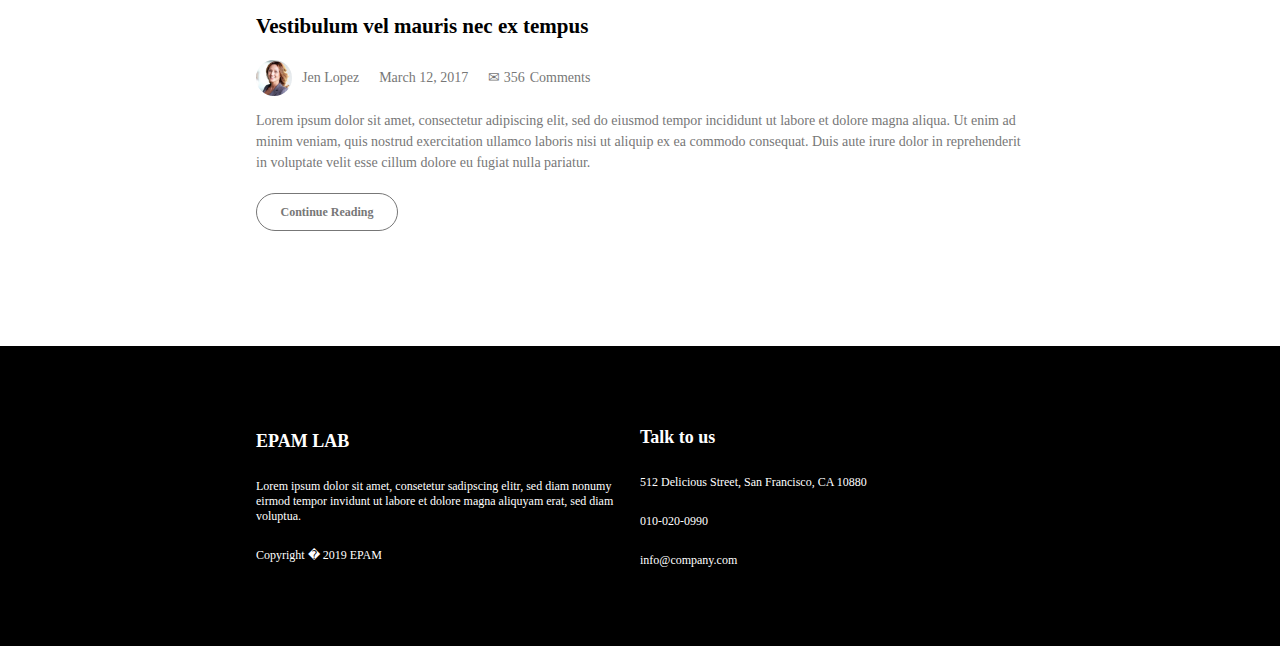
<file: FL12_HW4/homework/index.html>
<!DOCTYPE html>
<html lang = "zxx">

<head>
    <meta charset="UTF-8">
    <link rel="stylesheet" type="text/css" href="css/style.css">

    <title>Front-end Lab</title>
</head>

<body>

    <header class="header">
        <div class="header-text">Front-end Lab</div>
        <nav>
            <a href="#home">Home</a>
            <a href="#about">About</a>
            <a href="#gallery">Gallery</a>
            <a href="#contact">Contact</a>
        </nav>
    </header>

    <main class="section">
        <div class="home-back" id="home">
            <div class="home-wrap">
                <div class="home-text">Hello! This is Front-end Lab.</div>
                <div class="home-text2">EPAM Front-end Lab</div>
                <a class="about-link" href="#about">Discover More</a>
            </div>
        </div>
        <div class="section_card_wrap">

            <div class="section_card">
                <img class="section_card_img" src="img/blog-image1.jpg" alt="" />
                <div class="section_card_right_content">
                    <h2 class="card-header">We Help You To Make Front-end Great Again</h2>
                    <div class="section-card-info">
                        <div class="card-logo"><img src="img/author-image1.jpg" alt="Jen"></div>
                        <div class="card-name">Jen Lopez</div>
                        <div class="card-date">July 22, 2017</div>
                        <div class="card-comments">Comments</div>
                    </div>
                    <p class="card-text">Lorem ipsum dolor sit amet, consectetur adipiscing elit, sed do eiusmod
                        tempor incididunt ut labore et dolore magna aliqua. Ut enim ad minim veniam, quis nostrud
                        exercitation ullamco laboris nisi ut aliquip ex ea commodo consequat. Duis aute irure dolor in
                        reprehenderit in voluptate velit esse cillum dolore eu fugiat nulla pariatur.</p>
                    <a href="#" class="section_link">Continue Reading</a>
                </div>
            </div>

            <div class="section_card">
                <img class="section_card_img" src="img/blog-image2.jpg" alt="" />
                <div class="section_card_right_content">
                    <h2 class="card-header">In pretium tellus et ante accumsan</h2>
                    <div class="section-card-info">
                        <div class="card-logo"><img src="img/author-image2.jpg" alt="Leo"></div>
                        <div class="card-name">Leo Dennis</div>
                        <div class="card-date">June 10, 2017</div>
                        <div class="card-comments">Comments</div>
                    </div>
                    <p class="card-text">Lorem ipsum dolor sit amet, consectetur adipiscing elit, sed do eiusmod
                        tempor incididunt ut labore et dolore magna aliqua. Ut enim ad minim veniam, quis nostrud
                        exercitation ullamco laboris nisi ut aliquip ex ea commodo consequat. Duis aute irure dolor in
                        reprehenderit in voluptate velit esse cillum dolore eu fugiat nulla pariatur.</p>
                    <a href="#" class="section_link">Continue Reading</a>
                </div>
            </div>

            <div class="section_card">
                <img class="section_card_img" src="img/blog-image3.jpg" alt="" />
                <div class="section_card_right_content">
                    <h2 class="card-header">Nam interdum maximus dolor faucibus</h2>
                    <div class="section-card-info">
                        <div class="card-logo"><img src="img/author-image1.jpg" alt="Jen"></div>
                        <div class="card-name">Jen Lopez</div>
                        <div class="card-date">May 30, 2017</div>
                        <div class="card-comments">Comments</div>
                    </div>
                    <p class="card-text">Lorem ipsum dolor sit amet, consectetur adipiscing elit, sed do eiusmod
                        tempor incididunt ut labore et dolore magna aliqua. Ut enim ad minim veniam, quis nostrud
                        exercitation ullamco laboris nisi ut aliquip ex ea commodo consequat. Duis aute irure dolor in
                        reprehenderit in voluptate velit esse cillum dolore eu fugiat nulla pariatur.</p>
                    <a href="#" class="section_link">Continue Reading</a>
                </div>
            </div>

            <div class="section_card">
                <img class="section_card_img" src="img/blog-image4.jpg" alt="" />
                <div class="section_card_right_content">
                    <h2 class="card-header">The ingredients that make a great burger</h2>
                    <div class="section-card-info">
                        <div class="card-logo"><img src="img/author-image2.jpg" alt="Leo"></div>
                        <div class="card-name">Leo Dennis</div>
                        <div class="card-date">April 18, 2017</div>
                        <div class="card-comments">Comments</div>
                    </div>
                    <p class="card-text">Lorem ipsum dolor sit amet, consectetur adipiscing elit, sed do eiusmod
                        tempor incididunt ut labore et dolore magna aliqua. Ut enim ad minim veniam, quis nostrud
                        exercitation ullamco laboris nisi ut aliquip ex ea commodo consequat. Duis aute irure dolor in
                        reprehenderit in voluptate velit esse cillum dolore eu fugiat nulla pariatur.</p>
                    <a href="#" class="section_link">Continue Reading</a>
                </div>
            </div>

            <div class="section_card">
                <img class="section_card_img" src="img/blog-image5.jpg" alt="" />
                <div class="section_card_right_content">
                    <h2 class="card-header">Vestibulum vel mauris nec ex tempus</h2>
                    <div class="section-card-info">
                        <div class="card-logo"><img src="img/author-image1.jpg" alt="Jen"></div>
                        <div class="card-name">Jen Lopez</div>
                        <div class="card-date">March 12, 2017</div>
                        <div class="card-comments">Comments</div>
                    </div>
                    <p class="card-text">Lorem ipsum dolor sit amet, consectetur adipiscing elit, sed do eiusmod
                        tempor incididunt ut labore et dolore magna aliqua. Ut enim ad minim veniam, quis nostrud
                        exercitation ullamco laboris nisi ut aliquip ex ea commodo consequat. Duis aute irure dolor in
                        reprehenderit in voluptate velit esse cillum dolore eu fugiat nulla pariatur.</p>
                    <a href="#" class="section_link">Continue Reading</a>
                </div>
            </div>

        </div>
    </main>

    <footer class="footer" id="contact">
        <div class="footer-text1">
            <h2>EPAM LAB</h2>
            <p>Lorem ipsum dolor sit amet, consetetur sadipscing elitr, sed diam nonumy eirmod tempor invidunt ut labore
                et dolore magna aliquyam erat, sed diam voluptua.</p>
            <p>Copyright � 2019 EPAM</p>
        </div>
        <div class="footer-text2">
            <h2>Talk to us</h2>
            <p>512 Delicious Street, San Francisco, CA 10880</p>
            <p>010-020-0990</p>
            <p>info@company.com</p>
        </div>
    </footer>

</body>

</html>
</file>
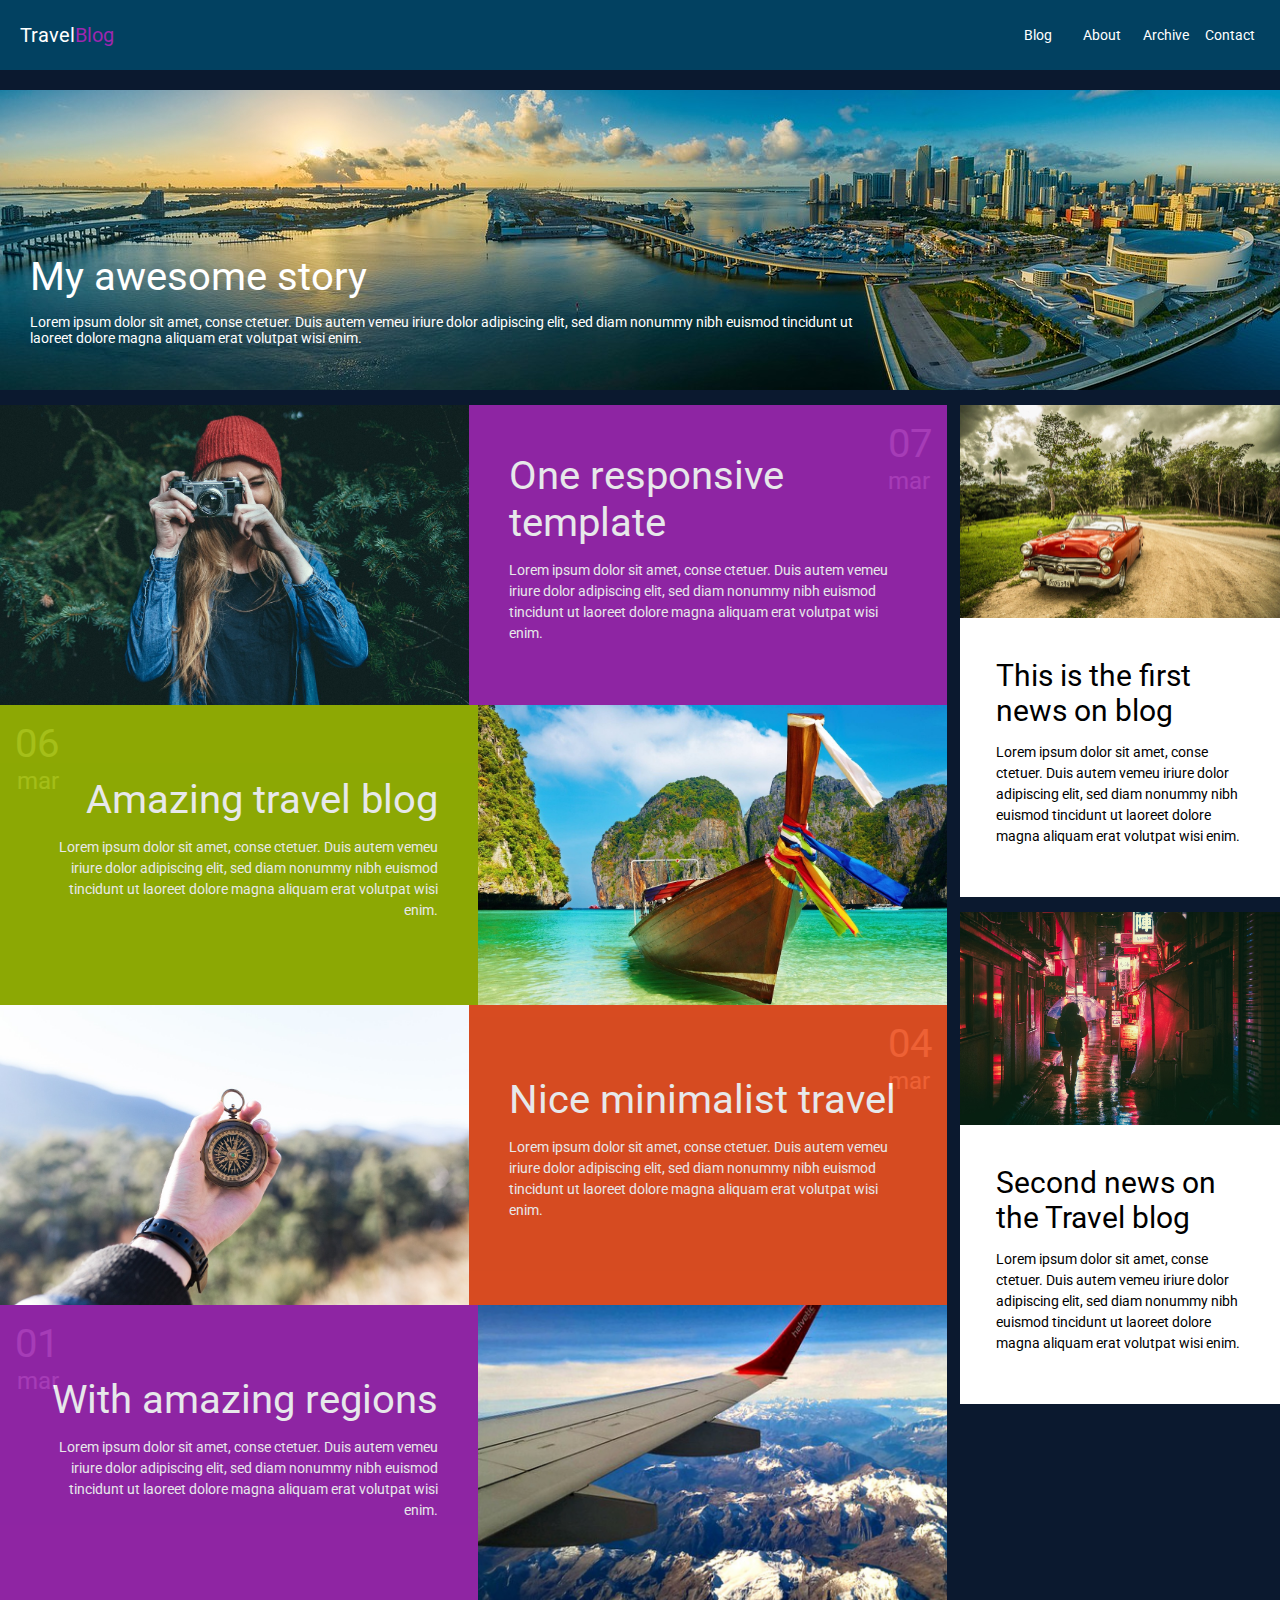
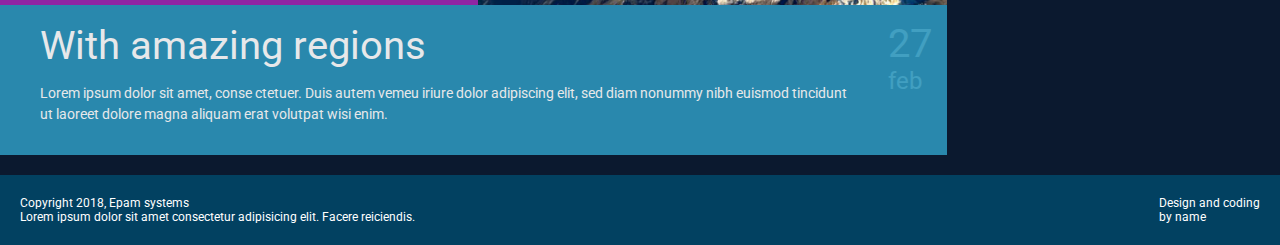
<file: FL12_HW5/homework/index.html>
<!DOCTYPE html>
<html lang="en">

<head>
  <meta charset="UTF-8">
  <meta name="viewport" content="width=device-width, initial-scale=1.0">
  <meta http-equiv="X-UA-Compatible" content="ie=edge">
  <link rel="stylesheet" href="css/styles.css">
  <link href='https://fonts.googleapis.com/css?family=Roboto:400,100,300,700&subset=latin,latin-ext' rel='stylesheet'
    type='text/css'>
  <title>Responsive</title>
</head>

<body>
  <!-- Your code goes here -->
  <header>
    <div class="logo">Travel<span>Blog</span></div>
    <nav>
      <a href="#blog">Blog</a>
      <a href="#about">About</a>
      <a href="#archive">Archive</a>
      <a href="#contact">Contact</a>
    </nav>
  </header>

  <div class="main-picture">
    <a href="#post0">My awesome story
      <p>Lorem ipsum dolor sit amet, conse ctetuer. Duis autem vemeu iriure dolor adipiscing elit, sed diam nonummy nibh
        euismod tincidunt ut laoreet dolore magna aliquam erat volutpat wisi enim.</p>
    </a>
  </div>

  <section>
    <h4 style="display: none;">Front End Lab</h4>
    <article>
      <div class="posts">
        <div class="photo"><img src="img/post1.jpg" alt=""></div>
        <div class="info">
          <div class="date">07<span>mar</span></div>
          <a href="#post1">
            <h4>One responsive template</h4>
            <p>Lorem ipsum dolor sit amet, conse ctetuer. Duis autem vemeu iriure dolor adipiscing elit, sed diam
              nonummy nibh
              euismod tincidunt ut laoreet dolore magna aliquam erat volutpat wisi enim.</p>
          </a>
        </div>
      </div>
      <div class="posts">
        <div class="photo"><img src="img/post2.jpg" alt=""></div>
        <div class="info">
          <div class="date">06<span>mar</span></div>
          <a href="#post2">
            <h4>Amazing travel blog</h4>
            <p>Lorem ipsum dolor sit amet, conse ctetuer. Duis autem vemeu iriure dolor adipiscing elit, sed diam
              nonummy nibh
              euismod tincidunt ut laoreet dolore magna aliquam erat volutpat wisi enim.</p>
          </a>
        </div>
      </div>
      <div class="posts">
        <div class="photo"><img src="img/post3.jpg" alt=""></div>
        <div class="info">
          <div class="date">04<span>mar</span></div>
          <a href="#post3">
            <h4>Nice minimalist travel</h4>
            <p>Lorem ipsum dolor sit amet, conse ctetuer. Duis autem vemeu iriure dolor adipiscing elit, sed diam
              nonummy nibh
              euismod tincidunt ut laoreet dolore magna aliquam erat volutpat wisi enim.</p>
          </a>
        </div>
      </div>
      <div class="posts">
        <div class="photo"><img src="img/post4.jpg" alt=""></div>
        <div class="info">
          <div class="date">01<span>mar</span></div>
          <a href="#post4">
            <h4>With amazing regions</h4>
            <p>Lorem ipsum dolor sit amet, conse ctetuer. Duis autem vemeu iriure dolor adipiscing elit, sed diam
              nonummy nibh
              euismod tincidunt ut laoreet dolore magna aliquam erat volutpat wisi enim.</p>
          </a>
        </div>
      </div>
      <div class="posts post-5">
        <div class="info">
          <div class="date">27<span>feb</span></div>
          <a href="#post5">
            <h4>With amazing regions</h4>
            <p>Lorem ipsum dolor sit amet, conse ctetuer. Duis autem vemeu iriure dolor adipiscing elit, sed diam
              nonummy nibh
              euismod tincidunt ut laoreet dolore magna aliquam erat volutpat wisi enim.</p>
          </a>
        </div>
      </div>
    </article>

    <aside>
      <div class="news-post">
        <img src="img/news1.jpg" alt="">
        <div class="news">
          <a href="#news1">
            <h4>This is the first news on blog</h4>
            <p>Lorem ipsum dolor sit amet, conse ctetuer. Duis autem vemeu iriure dolor adipiscing elit, sed diam
              nonummy nibh
              euismod tincidunt ut laoreet dolore magna aliquam erat volutpat wisi enim.</p>
          </a>
        </div>
      </div>
      <div class="news-post">
        <img src="img/news2.jpg" alt="">
        <div class="news">
          <a href="#news2">
            <h4>Second news on the Travel blog</h4>
            <p>Lorem ipsum dolor sit amet, conse ctetuer. Duis autem vemeu iriure dolor adipiscing elit, sed diam
              nonummy nibh
              euismod tincidunt ut laoreet dolore magna aliquam erat volutpat wisi enim.</p>
          </a>
        </div>
      </div>
    </aside>

  </section>

  <footer>
    <div>Copyright 2018, Epam systems<br>Lorem ipsum dolor sit amet consectetur adipisicing elit. Facere reiciendis.
    </div>
    <div>Design and coding<br>by name</div>
  </footer>

</body>

</html>
</file>
<file: FL12_HW1/homework/style.css>
html,body,div,span,applet,object,iframe,h1,h2,h3,h4,h5,h6,p,blockquote,pre,a,abbr,acronym,address,big,cite,code,del,dfn,em,font,img,ins,kbd,q,s,samp,small,strike,strong,sub,sup,tt,var,b,u,i,center,dl,dt,dd,ol,ul,li,fieldset,form,label,legend,table,caption,tbody,tfoot,thead,tr,th,td{background:transparent;border:0;margin:0;padding:0;vertical-align:baseline}body{line-height:1}h1,h2,h3,h4,h5,h6{clear:both;font-weight:normal}ol,ul{list-style:none}blockquote{quotes:none}blockquote:before,blockquote:after{content:'';content:none}del{text-decoration:line-through}table{border-collapse:collapse;border-spacing:0}a img{border:0}#container{float:left;margin:0 -240px 0 0;width:100%}#primary,#secondary{float:right;overflow:hidden;width:220px}#secondary{clear:right}#footer{clear:both;width:100%}.one-column #content{margin:0 auto;width:640px}.single-attachment #content{margin:0 auto;width:900px}body,input,textarea,.page-title span,.pingback a.url{font-family:Georgia,"Bitstream Charter",serif}h3#comments-title,h3#reply-title,#access .menu,#access div.menu ul,#cancel-comment-reply-link,.form-allowed-tags,#site-info,#site-title,#wp-calendar,.comment-meta,.comment-body tr th,.comment-body thead th,.entry-content label,.entry-content tr th,.entry-content thead th,.entry-meta,.entry-title,.entry-utility,#respond label,.navigation,.page-title,.pingback p,.reply,.widget-title,.wp-caption-text{font-family:"Helvetica Neue",Arial,Helvetica,"Nimbus Sans L",sans-serif}input[type="submit"]{font-family:"Helvetica Neue",Arial,Helvetica,"Nimbus Sans L",sans-serif}pre{font-family:"Courier 10 Pitch",Courier,monospace}code{font-family:Monaco,Consolas,"Andale Mono","DejaVu Sans Mono",monospace}#access .menu-header,div.menu,#colophon,#branding,#main,#wrapper{margin:0 auto;width:940px}#wrapper{background:#fff;margin-top:20px;padding:0 20px}#footer-widget-area{overflow:hidden}#footer-widget-area .widget-area{float:left;margin-right:20px;width:220px}#footer-widget-area #fourth{margin-right:0}#site-info{float:left;font-size:14px;font-weight:bold;width:700px}#site-generator{float:right;width:220px}body{background:#f1f1f1}body,input,textarea{color:#666;font-size:12px;line-height:18px}hr{background-color:#e7e7e7;border:0;clear:both;height:1px;margin-bottom:18px}p{margin-bottom:18px}ul{list-style:square;margin:0 0 18px 1.5em}ol{list-style:decimal;margin:0 0 18px 1.5em}ol ol{list-style:upper-alpha}ol ol ol{list-style:lower-roman}ol ol ol ol{list-style:lower-alpha}ul ul,ol ol,ul ol,ol ul{margin-bottom:0}dl{margin:0 0 24px 0}dt{font-weight:bold}dd{margin-bottom:18px}strong{font-weight:bold}cite,em,i{font-style:italic}big{font-size:131.25%}ins{background:#ffc;text-decoration:none}blockquote{font-style:italic;padding:0 3em}blockquote cite,blockquote em,blockquote i{font-style:normal}pre{background:#f7f7f7;color:#222;line-height:18px;margin-bottom:18px;overflow:auto;padding:1.5em}abbr,acronym{cursor:help}sup,sub{height:0;line-height:1;position:relative;vertical-align:baseline}sup{bottom:1ex}sub{top:.5ex}small{font-size:smaller}input{margin-bottom:10px}input[type="text"],input[type="password"],input[type="email"],input[type="url"],input[type="number"],textarea{background:#f9f9f9;border:1px solid #ccc;box-shadow:inset 1px 1px 1px rgba(0,0,0,0.1);-moz-box-shadow:inset 1px 1px 1px rgba(0,0,0,0.1);-webkit-box-shadow:inset 1px 1px 1px rgba(0,0,0,0.1);padding:2px}a:link{color:#06c}a:visited{color:#743399}a:active,a:hover{color:#ff4b33}.screen-reader-text{clip:rect(1px,1px,1px,1px);overflow:hidden;position:absolute !important;height:1px;width:1px}#header{padding:30px 0 0 0}#site-title{float:left;font-size:30px;line-height:36px;margin:0 0 18px 0;width:700px}#site-title a{color:#000;font-weight:bold;text-decoration:none}#site-description{color:#000;clear:right;float:right;font-style:italic;margin:15px 0 18px 0;opacity:.65;width:220px}#branding img{border-top:4px solid #000;border-bottom:1px solid #000;display:block;float:left}#access{background:#000;display:block;float:left;margin:0 auto;width:940px}#access .menu-header,div.menu{font-size:13px;margin-left:12px;width:928px}#access .menu-header ul,div.menu ul{list-style:none;margin:0}#access .menu-header li,div.menu li{float:left;position:relative}#access a{color:#aaa;display:block;line-height:38px;padding:0 10px;text-decoration:none}#access ul ul{box-shadow:0 3px 3px rgba(0,0,0,0.2);-moz-box-shadow:0 3px 3px rgba(0,0,0,0.2);-webkit-box-shadow:0 3px 3px rgba(0,0,0,0.2);display:none;position:absolute;top:38px;left:0;float:left;width:180px;z-index:99999}#access ul ul li{min-width:180px}#access ul ul ul{left:100%;top:0}#access ul ul a{background:#333;line-height:1em;padding:10px;width:160px;height:auto}#access li:hover>a,#access ul ul:hover>a{background:#333;color:#fff}#access ul li:hover>ul{display:block}#access ul li.current_page_item>a,#access ul li.current_page_ancestor>a,#access ul li.current-menu-ancestor>a,#access ul li.current-menu-item>a,#access ul li.current-menu-parent>a{color:#fff}* html #access ul li.current_page_item a,* html #access ul li.current_page_ancestor a,* html #access ul li.current-menu-ancestor a,* html #access ul li.current-menu-item a,* html #access ul li.current-menu-parent a,* html #access ul li a:hover{color:#fff}#main{clear:both;overflow:hidden;padding:40px 0 0 0}#content{margin-bottom:36px}#content,#content input,#content textarea{color:#333;font-size:16px;line-height:24px}#content p,#content ul,#content ol,#content dd,#content pre,#content hr{margin-bottom:24px}#content ul ul,#content ol ol,#content ul ol,#content ol ul{margin-bottom:0}#content pre,#content kbd,#content tt,#content var{font-size:15px;line-height:21px}#content code{font-size:13px}#content dt,#content th{color:#000}#content h1,#content h2,#content h3,#content h4,#content h5,#content h6{color:#000;line-height:1.5em;margin:0 0 20px 0}#content table{border:1px solid #e7e7e7;margin:0 -1px 24px 0;text-align:left;width:100%}#content tr th,#content thead th{color:#777;font-size:12px;font-weight:bold;line-height:18px;padding:9px 24px;border-right:1px solid #e7e7e7}#content tr td{border-top:1px solid #e7e7e7;padding:6px 24px;border-right:1px solid #e7e7e7}#content tr.odd td{background:#f2f7fc}.hentry{margin:0 0 48px 0}.home .sticky{background:#f2f7fc;border-top:4px solid #000;margin-left:-20px;margin-right:-20px;padding:18px 20px}.single .hentry{margin:0 0 36px 0}.page-title{color:#000;font-size:14px;font-weight:bold;margin:0 0 36px 0}.page-title span{color:#333;font-size:16px;font-style:italic;font-weight:normal}.page-title a:link,.page-title a:visited{color:#777;text-decoration:none}.page-title a:active,.page-title a:hover{color:#ff4b33}#content .entry-title{color:#000;font-size:21px;font-weight:bold;line-height:1.3em;margin-bottom:0}.entry-title a:link,.entry-title a:visited{color:#000;text-decoration:none}.entry-title a:active,.entry-title a:hover{color:#ff4b33}.entry-meta{color:#777;font-size:12px}.entry-meta abbr,.entry-utility abbr{border:0}.entry-meta abbr:hover,.entry-utility abbr:hover{border-bottom:1px dotted #666}.single-author .by-author{position:absolute !important;clip:rect(1px 1px 1px 1px);clip:rect(1px,1px,1px,1px)}.entry-content,.entry-summary{clear:both;padding:12px 0 0 0}.entry-content .more-link{white-space:nowrap}#content .entry-summary p:last-child{margin-bottom:12px}.entry-content fieldset{border:1px solid #e7e7e7;margin:0 0 24px 0;padding:24px}.entry-content fieldset legend{background:#fff;color:#000;font-weight:bold;padding:0 24px}.entry-content input{margin:0 0 24px 0}.entry-content input.file,.entry-content input.button{margin-right:24px}.entry-content label{color:#777;font-size:12px}.entry-content select{margin:0 0 24px 0}.entry-content sup,.entry-content sub{font-size:10px}.entry-content blockquote.left{float:left;margin-left:0;margin-right:24px;text-align:right;width:33%}.entry-content blockquote.right{float:right;margin-left:24px;margin-right:0;text-align:left;width:33%}.page-link{clear:both;color:#000;font-weight:bold;line-height:48px;word-spacing:.5em}.page-link a:link,.page-link a:visited{background:#f1f1f1;color:#333;font-weight:normal;padding:.5em .75em;text-decoration:none}.home .sticky .page-link a{background:#d9e8f7}.page-link a:active,.page-link a:hover{color:#ff4b33}body.page .edit-link{clear:both;display:block}#entry-author-info{background:#f2f7fc;border-top:4px solid #000;clear:both;font-size:14px;line-height:20px;margin:24px 0;overflow:hidden;padding:18px 20px}#entry-author-info #author-avatar{background:#fff;border:1px solid #e7e7e7;float:left;height:60px;margin:0 -104px 0 0;padding:11px}#entry-author-info #author-description{float:left;margin:0 0 0 104px}#entry-author-info h2{color:#000;font-size:100%;font-weight:bold;margin-bottom:0}.entry-utility{clear:both;color:#777;font-size:12px;line-height:18px}.entry-meta a,.entry-utility a{color:#777}.entry-meta a:hover,.entry-utility a:hover{color:#ff4b33}#content .video-player{padding:0}.format-standard .wp-video,.format-standard .wp-audio-shortcode,.format-audio .wp-audio-shortcode,.format-standard .video-player{margin-bottom:24px}.home #content .format-aside p,.home #content .category-asides p{font-size:14px;line-height:20px;margin-bottom:10px;margin-top:0}.format-gallery .size-thumbnail img,.category-gallery .size-thumbnail img{border:10px solid #f1f1f1;margin-bottom:0}.format-gallery .gallery-thumb,.category-gallery .gallery-thumb{float:left;margin-right:20px;margin-top:-4px}.home #content .format-gallery .entry-utility,.home #content .category-gallery .entry-utility{padding-top:4px}.attachment .entry-content .entry-caption{font-size:140%;margin-top:24px}.attachment .entry-content .nav-previous a:before{content:'\2190\00a0'}.attachment .entry-content .nav-next a:after{content:'\00a0\2192'}#content img.size-auto,#content img.size-full,#content img.size-large,#content img.size-medium,#content .entry-attachment img,#content .widget-container img{max-width:100%;height:auto}#ie8 #content img.size-auto,#ie8 #content img.size-full,#ie8 #content img.size-large,#ie8 #content img.size-medium,#ie8 #content .entry-attachment img{width:auto}.alignleft,img.alignleft{display:inline;float:left;margin-right:24px;margin-top:4px}.alignright,img.alignright{display:inline;float:right;margin-left:24px;margin-top:4px}.aligncenter,img.aligncenter{clear:both;display:block;margin-left:auto;margin-right:auto}img.alignleft,img.alignright,img.aligncenter{margin-bottom:12px}.wp-caption{background:#f1f1f1;line-height:18px;margin-bottom:20px;max-width:100%;padding:4px;text-align:center}.wp-caption img{margin:5px 5px 0;max-width:622px}.wp-caption p.wp-caption-text{color:#777;font-size:12px;margin:5px}.wp-smiley{margin:0}.gallery{margin:0 auto 18px}.gallery .gallery-item{float:left;margin-top:0;text-align:center}.gallery-columns-1 .gallery-item{width:100%}.gallery-columns-2 .gallery-item{width:50%}.gallery-columns-3 .gallery-item{width:33%}.gallery-columns-4 .gallery-item{width:25%}.gallery-columns-5 .gallery-item{width:20%}.gallery-columns-6 .gallery-item{width:16%}.gallery-columns-7 .gallery-item{width:14%}.gallery-columns-8 .gallery-item{width:12%}.gallery-columns-9 .gallery-item{width:11%}.gallery-columns-1 img{max-width:620px}.gallery-columns-2 img{max-width:288px}.gallery-columns-3 img{max-width:177px}.gallery-columns-4 img{max-width:122px}.gallery-columns-5 img{max-width:88px}.gallery-columns-6 img{max-width:66px}.gallery-columns-7 img{max-width:50px}.gallery-columns-8 img{max-width:39px}.gallery-columns-9 img{max-width:29px}.gallery-item img{height:auto}.gallery-columns-2 .attachment-medium{max-width:92%;height:auto}.gallery-columns-4 .attachment-thumbnail{max-width:84%;height:auto}.gallery .gallery-caption{color:#777;font-size:12px;margin:0 0 12px}.gallery dl{margin:0}.gallery img{border:10px solid #f1f1f1}.gallery br+br{display:none}#content .entry-attachment img{display:block;margin:0 auto}.navigation{color:#777;font-size:12px;line-height:18px;overflow:hidden}.navigation a:link,.navigation a:visited{color:#777;text-decoration:none}.navigation a:active,.navigation a:hover{color:#ff4b33}.nav-previous{float:left;width:50%}.nav-next{float:right;text-align:right;width:50%}#nav-above{margin:0 0 18px 0}#nav-above{display:none}.paged #nav-above,.single #nav-above{display:block}#nav-below{margin:-18px 0 0 0}#comments{clear:both}#comments .navigation{padding:0 0 18px 0}h3#comments-title,h3#reply-title{color:#000;font-size:20px;font-weight:bold;margin-bottom:0}h3#comments-title{padding:24px 0}.commentlist{list-style:none;margin:0}.commentlist li.comment{border-bottom:1px solid #e7e7e7;line-height:24px;margin:0 0 24px 0;padding:0 0 0 56px;position:relative}.commentlist li:last-child{border-bottom:0;margin-bottom:0}#comments .comment-body ul,#comments .comment-body ol{margin-bottom:18px}#comments .comment-body p:last-child{margin-bottom:6px}#comments .comment-body blockquote p:last-child{margin-bottom:24px}.commentlist ol{list-style:decimal}.commentlist .avatar{position:absolute;top:4px;left:0}.comment-author cite{color:#000;font-style:normal;font-weight:bold}.comment-author .says{font-style:italic}.comment-meta{font-size:12px;margin:0 0 18px 0}.comment-meta a:link,.comment-meta a:visited{color:#777;text-decoration:none}.comment-meta a:active,.comment-meta a:hover{color:#ff4b33}.commentlist .bypostauthor>div{background:#f2f7fc;border-top:4px solid #000;margin-bottom:10px;padding:10px 0 0 20px}.reply{font-size:12px;padding:0 0 24px 0}.reply a,a.comment-edit-link{color:#777}.reply a:hover,a.comment-edit-link:hover{color:#ff4b33}.commentlist .children{list-style:none;margin:0}.commentlist .children li{border:0;margin:0}.nopassword,.nocomments{display:none}#comments .pingback{border-bottom:1px solid #e7e7e7;margin-bottom:18px;padding-bottom:18px}.commentlist li.comment+li.pingback{margin-top:-6px}#comments .pingback p{color:#777;display:block;font-size:12px;line-height:18px;margin:0}#comments .pingback .url{font-size:13px;font-style:italic}input[type="submit"]{color:#333}form{text-align:right}input{width:200px}#respond{border-top:1px solid #e7e7e7;margin:24px 0;overflow:hidden;position:relative}#respond p{margin:0}#respond .comment-notes{margin-bottom:1em}.form-allowed-tags{line-height:1em}.children #respond{margin:0 48px 0 0}h3#reply-title{margin:18px 0}#comments-list #respond{margin:0 0 18px 0}#comments-list ul #respond{margin:0}#cancel-comment-reply-link{font-size:12px;font-weight:normal;line-height:18px}#respond .required{color:#ff4b33;font-weight:bold}#respond label{color:#777;font-size:12px}#respond input{margin:0 0 9px;width:98%}#respond textarea{width:98%}#respond .form-allowed-tags{color:#777;font-size:12px;line-height:18px}#respond .form-allowed-tags code{font-size:11px}#respond .form-submit{margin:12px 0}#respond .form-submit input{font-size:14px;width:auto}.widget-area ul{list-style:none;margin-left:0}.widget-area ul ul{list-style:square;margin-left:1.3em}.widget-area select{max-width:100%}.widget_search #s{width:60%}.widget_search label{display:none}.widget-container{word-wrap:break-word;-webkit-hyphens:auto;-moz-hyphens:auto;hyphens:auto;margin:0 0 18px 0}.widget-container .wp-caption img{margin:auto}.widget-container.widget_image .wp-caption{width:auto}.widget-container.widget_image .wp-caption img{margin-left:-8px}.widget-title{color:#222;font-size:14px;font-weight:bold}.widget-area a:link,.widget-area a:visited{text-decoration:none}.widget-area a:active,.widget-area a:hover{text-decoration:underline}.widget-area .entry-meta{font-size:11px}#wp_tag_cloud div{line-height:1.6em}#wp-calendar{width:100%}#wp-calendar caption{color:#222;font-size:14px;font-weight:bold;padding-bottom:4px;text-align:left}#wp-calendar thead{font-size:11px}#wp-calendar tbody{color:#aaa}#wp-calendar tbody td{background:#f5f5f5;border:1px solid #fff;padding:3px 0 2px;text-align:center}#wp-calendar tbody .pad{background:0}#wp-calendar tfoot #next{text-align:right}.widget_rss a.rsswidget{color:#000}.widget_rss a.rsswidget:hover{color:#ff4b33}.widget_rss .widget-title img{width:11px;height:11px}#main .widget-area ul{margin-left:0;padding:0 20px 0 0}#main .widget-area ul ul{border:0;margin-left:1.3em;padding:0}#main .widget-container.music-player ul{margin:0}#footer{margin-bottom:20px}#colophon{border-top:4px solid #000;margin-top:-4px;overflow:hidden;padding:18px 0}#site-info{font-weight:bold}#site-info a{color:#000;text-decoration:none}#site-generator{font-style:italic;position:relative}#site-generator a{background:url(images/wordpress.png) center left no-repeat;color:#666;display:inline-block;line-height:16px;padding-left:20px;text-decoration:none}#site-generator a:hover{text-decoration:underline}img#wpstats{display:block;margin:0 auto 10px}pre{-webkit-text-size-adjust:140%}code{-webkit-text-size-adjust:160%}#access,.entry-meta,.entry-utility,.navigation,.widget-area{-webkit-text-size-adjust:120%}#site-description{-webkit-text-size-adjust:none}@media print{body{background:none !important}#wrapper{clear:both !important;display:block !important;float:none !important;position:relative !important}#header{border-bottom:2pt solid #000;padding-bottom:18pt}#colophon{border-top:2pt solid #000}#site-title,#site-description{float:none;line-height:1.4em;margin:0;padding:0}#site-title{font-size:13pt}.entry-content{font-size:14pt;line-height:1.6em}.entry-title{font-size:21pt}#access,#branding img,#respond,.comment-edit-link,.edit-link,.navigation,.page-link,.widget-area{display:none !important}#container,#header,#footer{margin:0;width:100%}#content,.one-column #content{margin:24pt 0 0;width:100%}.wp-caption p{font-size:11pt}#site-info,#site-generator{float:none;width:auto}#colophon{width:auto}img#wpstats{display:none}#site-generator a{margin:0;padding:0}#entry-author-info{border:1px solid #e7e7e7}#main{display:inline}.home .sticky{border:0}}img{width:140px;vertical-align:middle;display:block;margin:0 auto;margin-left:calc(50% - 50px);margin-bottom:20px}nav>a{padding:10px;color:#0279c1}nav>a b:hover{color:#00527a}nav>a:visited{color:#0279c1}article{padding-left:10px}footer{margin-top:20px;padding:40px 20px;text-align:center;background:#3333}
</file>
<file: FL12_HW11/homework/material-icons/material-icons.css>
@font-face {
  font-family: 'Material Icons';
  font-style: normal;
  font-weight: 400;
  src: url(MaterialIcons-Regular.eot); /* For IE6-8 */
  src: local('Material Icons'),
       local('MaterialIcons-Regular'),
       url(MaterialIcons-Regular.woff2) format('woff2'),
       url(MaterialIcons-Regular.woff) format('woff'),
       url(MaterialIcons-Regular.ttf) format('truetype');
}

.material-icons {
  font-family: 'Material Icons';
  font-weight: normal;
  font-style: normal;
  font-size: 24px;  /* Preferred icon size */
  display: inline-block;
  line-height: 1;
  text-transform: none;
  letter-spacing: normal;
  word-wrap: normal;
  white-space: nowrap;
  direction: ltr;

  /* Support for all WebKit browsers. */
  -webkit-font-smoothing: antialiased;
  /* Support for Safari and Chrome. */
  text-rendering: optimizeLegibility;

  /* Support for Firefox. */
  -moz-osx-font-smoothing: grayscale;

  /* Support for IE. */
  font-feature-settings: 'liga';
}
</file>
<file: FL12_HW11/homework/styles.css>
/* Todo: your styles go here*/

.tree {
    width: 40%;
    margin: 0 auto;
}

.tree ul {
    margin-left: 10px;
}

.tree li {
    list-style-type: none;
    cursor: pointer;
    display: table;
    width: 100%;
    direction: rtl;
}

.material-icons {
    font-size: 20px;
    margin-right: 2px;
    color: rgb(245, 245, 55);
}

.avi > .material-icons {
    color: silver;
}

.empty {
    font-style: italic;
}
</file>
<file: FL12_HW2/homework/css/general.css>
/* 

please don't edit this styles

*/

h2.tm-section-title {
    color: lightskyblue;
}

a:focus {
    color: #666;
    outline: 0
}

ul {
    padding: 0;
    margin: 0
}

body {
    background-color: #f5f5f5;
    color: #000;
    font-family: 'Open Sans', Helvetica, Arial, sans-serif;
    font-size: 16px;
    font-weight: 300;
    padding-top: 30px;
    overflow-x: hidden
}

section:before {
    position: absolute;
    z-index: 1
}

.box,
.tm-content-box,
.tm-main-nav {
    background-color: #fff
}

.tm-sidebar {
    z-index: 10;
    position: fixed;
    left: 0;
    right: 0;
    top: 0;
    width: 100%;
}

.tm-sidebar ul{
    margin: 0px;
    display: flex;
}

.tm-main-nav {
    font-size: 1.5em;
    text-align: center
}

.tm-nav-item {
    list-style: none;
    width: 100%;
}

.tm-nav-item-link {
    border: 1px solid transparent;
    color: #666;
    display: block;
    padding: 10px;
    width: 100%;
    -webkit-transition: all .3s ease;
    transition: all .3s ease
}

.carousel-indicators li,
.tm-banner-inner {
    border: 1px solid lightgrey
}


.tm-nav-item-link.active,
.tm-nav-item-link:hover {
    color: #666;
    text-decoration: none;
}

.tm-nav-item-link:focus {
    text-decoration: none
}

.tm-banner-text,
.tm-banner-title,
.tm-section-title {
    color: #666;
    font-weight: 300;
    margin: 0
}

.tm-section-title {
    margin-bottom: 20px
}

.tm-section-title-box {
    margin-bottom: 0
}

.tm-banner-title {
    font-size: 3.3em;
    letter-spacing: 2px;
    text-transform: uppercase
}

.tm-main-content {
    padding-top: 70px;
}

.tm-content-box {
    overflow: hidden;
    margin-bottom: 30px
}

.padding-medium {
    padding: 40px
}

.tm-banner {
    padding: 30px
}

.tm-banner-inner {
    padding: 30px 0;
    height: 100%;
    text-align: center;
    display: flex;
    -webkit-box-orient: vertical;
    -webkit-box-direction: normal;
    -webkit-flex-direction: column;
    -ms-flex-direction: column;
    flex-direction: column;
    -webkit-box-align: center;
    -webkit-align-items: center;
    -ms-flex-align: center;
    align-items: center;
    -webkit-box-pack: center;
    -webkit-justify-content: center;
    -ms-flex-pack: center;
    justify-content: center
}

.tm-banner-inner img{
    width: 120px;
}

.tm-banner-text {
    font-size: 1.4em
}

.boxes,
.tm-box-bg-title {
    display: -webkit-box;
    display: -webkit-flex;
    display: -ms-flexbox
}

/*.flex-item {*/
    /*-webkit-box-flex: 0 1 auto;*/
    /*-webkit-flex: 0 1 auto;*/
    /*-ms-flex: 0 1 auto;*/
    /*flex: 0 1 auto*/
/*}*/

.section-description {
    line-height: 1.8;
    margin-bottom: 25px
}

.section-description:last-child {
    margin-bottom: 0
}

.tm-team-description-container {
    max-width: 500px
}

.tm-team-info {
    display: flex
}

.box {
    list-style: none;
    width: 33.3333%;
    height: auto;
}

.box-bg {
    position: relative
}

.box-img {
    width: 100%;
}

.tm-box-bg-title {
    position: absolute;
    top: 0;
    right: 0;
    bottom: 0;
    left: 0;
    display: flex;
    -webkit-box-align: center;
    -webkit-align-items: center;
    -ms-flex-align: center;
    align-items: center;
    -webkit-box-pack: center;
    -webkit-justify-content: center;
    -ms-flex-pack: center;
    justify-content: center
}

.boxes {
    display: flex;
    -webkit-flex-wrap: wrap;
    -ms-flex-wrap: wrap;
    flex-wrap: wrap
}

.gallery-container a {
    cursor: -webkit-zoom-in;
    cursor: zoom-in
}

.carousel {
    position: relative;
    height: auto;
    padding: 50px 50px 80px;
    text-align: center
}

.carousel-indicators {
    bottom: 30px
}

.carousel-content {
    color: #000;
    display: -webkit-box;
    display: -webkit-flex;
    display: -ms-flexbox;
    display: flex;
    -webkit-box-align: center;
    -webkit-align-items: center;
    -ms-flex-align: center;
    align-items: center
}

.carousel-indicators .active {
    background-color: lightgrey
}

.contact-form {
    overflow: hidden
}

.form-control {
    border-radius: 0;
    font-size: 1em
}

.form-control:focus {
    border-color: lightgrey;
    box-shadow: inset 0 1px 1px rgba(0, 0, 0, .075), 0 0 8px rgba(153, 153, 153, .45)
}

.form-group {
    margin-bottom: 20px
}

.form-group-2-col-left {
    padding-left: 0;
    padding-right: 5px
}

.form-group-2-col-right {
    padding-right: 0;
    padding-left: 5px
}

.mandatory-field:after {
    position: absolute;
    top: 0;
    right: 7px
}

.carousel-inner>.carousel-item>a>img, .carousel-inner>.carousel-item>img, .img-contact-us {
    width: 100%;
}

.tm-footer {
    color: #666;
    padding-bottom: 15px
}
</file>
<file: FL12_HW2/homework/css/style.css>
/*

write your code here

*/
@media print {

    .tm-sidebar,
    .tm-team-img,
    #about,
    .gallery-container,
    .carousel-indicators,
    #ideas+.tm-content-box {
        display: none;
    }

    #home,
    .tm-content-box {
        margin-bottom: 0;
    }

    body,
    .tm-main-content {
        padding-top: 0;
    }

    .tm-team-description-container {
        max-width: 100%;
        text-align: center;
        padding: 0;
    }

    .heading {
        text-align: center;
    }

    .heading h2 {
        color: lightskyblue;
    }

    .heading ol {
        list-style-type: none;
    }

    .heading ol>li {
        width: 50%;
        text-align: left;
        margin: 0 auto;
    }

    .heading ol>li:nth-child(2n+1) {
        text-align: right;
    }

    .heading>.padding-medium {
        padding: 20px;
    }

    .blocks>.tm-team-description-container>p:last-child {
        font-style: italic;
        letter-spacing: 5px;
    }

    #tmCarousel {
        padding: 20px;
    }
}

.tm-main-nav a:hover {
    background-color: lightskyblue;
    color: #fff;
}

.tm-banner {
    background: linear-gradient(to left, burlywood, lightskyblue);
    ;
    margin: 20px;
    padding: 20px;
}

.tm-banner-inner {
    border: none;
    background-color: white;
}

.tm-banner-text {
    text-shadow: 4px 4px 2px #333;
    position: relative;
    right: -300px;
    animation: go-left 3s 1 alternate;
}

@keyframes go-left {
    from {
        right: -300px;
    }

    to {
        right: 0;
    }
}

.flex-2-col {
    display: flex;
}

.tm-team-description-container {
    display: flex;
}

.tm-team-description-container {
    display: flex;
    flex-direction: column;
    align-items: center;
    justify-content: center;
}

.tm-team-description-container > p {
    text-indent: 20px;
}

.box-bg:hover {
    background-color: lightgrey;
    color: lightskyblue;
}

.heading h2 {
    color: lightskyblue;
    text-align: center;
}

.heading ol {
    list-style-type: lower-alpha;
}

.heading ol li:before {
    content: ">";
}

.heading ol li:nth-child(1):after, .heading ol li:nth-child(3):after {
    content: "New";
    color: red;
    position: relative;
    top: -5px;
}

.heading ol li:nth-child(1) a, .heading ol li:nth-child(3) a {
    text-decoration: underline;
}

.blocks > .tm-team-description-container h2 {
    width: 100%;
    text-align: left;
}

.blocks > .tm-team-description-container > p:last-child {
    word-spacing: 10px;
    letter-spacing: 5px;
}

.blocks ul.gallery-container li {
    padding: 10px;
}

.blocks ul.gallery-container li:nth-child(2n+1) {
    background-color: lightskyblue;
    color: white;
}

.blocks ul.gallery-container li div p::first-letter {
    font-weight: bold;
}

.tm-section-description {
    padding: 25px;
    line-height: 30px;
}
</file>
<file: FL12_HW3/homework/css/style1.css>
header .header-wrap .header_text + div a, main.section .section_card_wrap .section_card .section_card_right_container a.section_link {
  color: white;
  font-family: "Source Sans Pro", sans-serif;
  font-size: 14px; }

body {
  margin: 0;
  background-color: white; }

header {
  height: 575px;
  border-radius: 0 0 37% 0;
  background: url(../img/m-h-day.jpg);
  background-position: center;
  font-family: "Hind", sans-serif;
  color: #21232e; }
  header .header-wrap {
    height: 100%;
    padding: 20px 10%; }
    header .header-wrap .landing-logo {
      display: -webkit-box;
      display: -ms-flexbox;
      display: flex; }
      header .header-wrap .landing-logo img {
        width: 36px;
        height: 36px; }
      header .header-wrap .landing-logo p {
        display: -webkit-box;
        display: -ms-flexbox;
        display: flex;
        -webkit-box-orient: vertical;
        -webkit-box-direction: normal;
            -ms-flex-direction: column;
                flex-direction: column;
        margin: -4px 0 0 12px;
        font-size: 19px;
        font-weight: bold;
        font-family: "Hind", sans-serif;
        color: #21232e; }
        header .header-wrap .landing-logo p span {
          display: -webkit-inline-box;
          display: -ms-inline-flexbox;
          display: inline-flex;
          -webkit-box-pack: center;
              -ms-flex-pack: center;
                  justify-content: center;
          margin-top: -5px;
          font-size: 8px; }
    header .header-wrap .header_heading {
      max-width: 400px;
      line-height: 1;
      -webkit-margin-after: 0.8em;
              margin-block-end: 0.8em;
      font-family: "Source Sans Pro", sans-serif;
      font-weight: bold;
      font-size: 58px; }
      header .header-wrap .header_heading span {
        background: #14a0c7; }
    header .header-wrap .header_text {
      margin: 0;
      word-spacing: 0px;
      line-height: 1.5;
      font-family: "Source Sans Pro", sans-serif;
      font-size: 13px; }
    header .header-wrap .header_text + div {
      display: -webkit-box;
      display: -ms-flexbox;
      display: flex;
      -webkit-box-align: center;
          -ms-flex-align: center;
              align-items: center;
      -webkit-box-pack: justify;
          -ms-flex-pack: justify;
              justify-content: space-between;
      max-width: 400px;
      margin-top: 48px; }
      header .header-wrap .header_text + div .header_button {
        height: 40px;
        width: 112px;
        border-radius: 3px;
        border: none;
        background-color: #699900;
        color: white;
        font-family: "Source Sans Pro", sans-serif;
        font-size: 14px;
        font-weight: bold; }

main.section {
  display: -webkit-box;
  display: -ms-flexbox;
  display: flex;
  -webkit-box-align: center;
      -ms-flex-align: center;
          align-items: center;
  -webkit-box-orient: vertical;
  -webkit-box-direction: normal;
      -ms-flex-direction: column;
          flex-direction: column; }
  main.section .section_text {
    color: #21232e;
    font-size: 32px;
    font-weight: bold;
    font-family: "Source Sans Pro", sans-serif; }
    main.section .section_text span {
      background: #14a0c7; }
  main.section .section_card_wrap {
    display: -webkit-box;
    display: -ms-flexbox;
    display: flex;
    -webkit-box-orient: vertical;
    -webkit-box-direction: normal;
        -ms-flex-direction: column;
            flex-direction: column;
    -webkit-box-pack: center;
        -ms-flex-pack: center;
            justify-content: center;
    width: 60%; }
    main.section .section_card_wrap .section_card {
      display: -webkit-box;
      display: -ms-flexbox;
      display: flex;
      height: 260px;
      padding: 15px;
      margin-bottom: 20px;
      border-radius: 4px;
      -webkit-box-sizing: border-box;
              box-sizing: border-box;
      background-color: #21232e; }
      main.section .section_card_wrap .section_card .section_card_img {
        width: 344px;
        border-radius: 4px; }
      main.section .section_card_wrap .section_card .section_card_right_container {
        display: -webkit-box;
        display: -ms-flexbox;
        display: flex;
        -webkit-box-orient: vertical;
        -webkit-box-direction: normal;
            -ms-flex-direction: column;
                flex-direction: column;
        -webkit-box-align: center;
            -ms-flex-align: center;
                align-items: center;
        -ms-flex-pack: distribute;
            justify-content: space-around;
        width: 60%;
        -webkit-box-sizing: border-box;
                box-sizing: border-box;
        color: white;
        font-family: "Hind", sans-serif; }
        main.section .section_card_wrap .section_card .section_card_right_container .section_card_heading {
          font-weight: bold;
          font-size: 18px; }
        main.section .section_card_wrap .section_card .section_card_right_container .section_card_text {
          padding: 0 56px;
          margin: 0;
          font-size: 14px;
          line-height: 1.5;
          opacity: 0.9; }
        main.section .section_card_wrap .section_card .section_card_right_container a.section_link {
          opacity: 0.9; }
  main.section .section_banner {
    position: relative;
    top: 60px;
    display: -webkit-box;
    display: -ms-flexbox;
    display: flex;
    -ms-flex-pack: distribute;
        justify-content: space-around;
    -webkit-box-align: center;
        -ms-flex-align: center;
            align-items: center;
    border-radius: 4px;
    width: 64%;
    height: 115px;
    margin-top: 40px;
    background: -webkit-gradient(linear, left top, right top, from(#64940f), color-stop(25%, #578640), color-stop(50%, #497872), color-stop(75%, #3968ac), to(#2f5dd4));
    background: linear-gradient(to right, #64940f, #578640 25%, #497872 50%, #3968ac 75%, #2f5dd4);
    font-family: "Source Sans Pro", sans-serif;
    color: #21232e; }
    main.section .section_banner .section_banner_text_wrap {
      display: -webkit-box;
      display: -ms-flexbox;
      display: flex;
      -webkit-box-orient: vertical;
      -webkit-box-direction: normal;
          -ms-flex-direction: column;
              flex-direction: column;
      height: 100%;
      -webkit-box-pack: center;
          -ms-flex-pack: center;
              justify-content: center; }
    main.section .section_banner .section_banner_heading {
      margin: 0;
      font-size: 24px;
      font-weight: bold; }
    main.section .section_banner .section_banner_text {
      font-size: 14px;
      color: white;
      opacity: 0.9; }
    main.section .section_banner span {
      background: #14a0c7; }
  main.section .section_banner_button {
    height: 40px;
    width: 112px;
    border-radius: 3px;
    border: none;
    background-color: #699900;
    color: white;
    font-family: "Source Sans Pro", sans-serif;
    font-size: 14px;
    font-weight: bold; }

.footer {
  height: 200px;
  background-color: #21232e;
  color: #c0c3ce;
  font-family: "Hind", sans-serif; }
  .footer .footer-wrap {
    display: -webkit-box;
    display: -ms-flexbox;
    display: flex;
    -ms-flex-pack: distribute;
        justify-content: space-around;
    -webkit-box-align: center;
        -ms-flex-align: center;
            align-items: center;
    height: 100%; }
    .footer .footer-wrap .footer_logo {
      display: -webkit-box;
      display: -ms-flexbox;
      display: flex; }
      .footer .footer-wrap .footer_logo img {
        width: 36px;
        height: 36px; }
      .footer .footer-wrap .footer_logo p {
        display: -webkit-box;
        display: -ms-flexbox;
        display: flex;
        -webkit-box-orient: vertical;
        -webkit-box-direction: normal;
            -ms-flex-direction: column;
                flex-direction: column;
        margin: -4px 0 0 12px;
        font-size: 19px;
        font-weight: bold;
        font-family: "Hind", sans-serif;
        color: #21232e; }
        .footer .footer-wrap .footer_logo p span {
          display: -webkit-inline-box;
          display: -ms-inline-flexbox;
          display: inline-flex;
          -webkit-box-pack: center;
              -ms-flex-pack: center;
                  justify-content: center;
          margin-top: -5px;
          font-size: 8px; }
      .footer .footer-wrap .footer_logo p {
        color: #c0c3ce; }
    .footer .footer-wrap .footer_text {
      font-size: 12px;
      max-width: 250px; }
    .footer .footer-wrap .footer-cr {
      font-size: 12px; }

/*# sourceMappingURL=style1.css.map */
</file>
<file: FL12_HW3/homework/css/style2.css>
header .header-wrap .header_text + div a, main.section .section_card_wrap .section_card .section_card_right_container a.section_link {
  color: white;
  font-family: "Source Sans Pro", sans-serif;
  font-size: 14px; }

body {
  margin: 0;
  background-color: #21232e; }

header {
  height: 575px;
  border-radius: 0 0 37% 0;
  background: url(../img/m-h-night.jpg);
  background-position: center;
  font-family: "Hind", sans-serif;
  color: #c0c3ce; }
  header .header-wrap {
    height: 100%;
    padding: 20px 10%; }
    header .header-wrap .landing-logo {
      display: -webkit-box;
      display: -ms-flexbox;
      display: flex; }
      header .header-wrap .landing-logo img {
        width: 36px;
        height: 36px; }
      header .header-wrap .landing-logo p {
        display: -webkit-box;
        display: -ms-flexbox;
        display: flex;
        -webkit-box-orient: vertical;
        -webkit-box-direction: normal;
            -ms-flex-direction: column;
                flex-direction: column;
        margin: -4px 0 0 12px;
        font-size: 19px;
        font-weight: bold;
        font-family: "Hind", sans-serif;
        color: white; }
        header .header-wrap .landing-logo p span {
          display: -webkit-inline-box;
          display: -ms-inline-flexbox;
          display: inline-flex;
          -webkit-box-pack: center;
              -ms-flex-pack: center;
                  justify-content: center;
          margin-top: -5px;
          font-size: 8px; }
    header .header-wrap .header_heading {
      max-width: 400px;
      line-height: 1;
      -webkit-margin-after: 0.8em;
              margin-block-end: 0.8em;
      font-family: "Source Sans Pro", sans-serif;
      font-weight: bold;
      font-size: 58px; }
      header .header-wrap .header_heading span {
        background: #ff4e33; }
    header .header-wrap .header_text {
      margin: 0;
      word-spacing: 0px;
      line-height: 1.5;
      font-family: "Source Sans Pro", sans-serif;
      font-size: 13px; }
    header .header-wrap .header_text + div {
      display: -webkit-box;
      display: -ms-flexbox;
      display: flex;
      -webkit-box-align: center;
          -ms-flex-align: center;
              align-items: center;
      -webkit-box-pack: justify;
          -ms-flex-pack: justify;
              justify-content: space-between;
      max-width: 400px;
      margin-top: 48px; }
      header .header-wrap .header_text + div .header_button {
        height: 40px;
        width: 112px;
        border-radius: 3px;
        border: none;
        background-color: #e3ac00;
        color: white;
        font-family: "Source Sans Pro", sans-serif;
        font-size: 14px;
        font-weight: bold; }

main.section {
  display: -webkit-box;
  display: -ms-flexbox;
  display: flex;
  -webkit-box-align: center;
      -ms-flex-align: center;
          align-items: center;
  -webkit-box-orient: vertical;
  -webkit-box-direction: normal;
      -ms-flex-direction: column;
          flex-direction: column; }
  main.section .section_text {
    color: #c0c3ce;
    font-size: 32px;
    font-weight: bold;
    font-family: "Source Sans Pro", sans-serif; }
    main.section .section_text span {
      background: #ff4e33; }
  main.section .section_card_wrap {
    display: -webkit-box;
    display: -ms-flexbox;
    display: flex;
    -webkit-box-orient: vertical;
    -webkit-box-direction: normal;
        -ms-flex-direction: column;
            flex-direction: column;
    -webkit-box-pack: center;
        -ms-flex-pack: center;
            justify-content: center;
    width: 60%; }
    main.section .section_card_wrap .section_card {
      display: -webkit-box;
      display: -ms-flexbox;
      display: flex;
      height: 260px;
      padding: 15px;
      margin-bottom: 20px;
      border-radius: 4px;
      -webkit-box-sizing: border-box;
              box-sizing: border-box;
      background-color: #3b3f50; }
      main.section .section_card_wrap .section_card .section_card_img {
        width: 344px;
        border-radius: 4px; }
      main.section .section_card_wrap .section_card .section_card_right_container {
        display: -webkit-box;
        display: -ms-flexbox;
        display: flex;
        -webkit-box-orient: vertical;
        -webkit-box-direction: normal;
            -ms-flex-direction: column;
                flex-direction: column;
        -webkit-box-align: center;
            -ms-flex-align: center;
                align-items: center;
        -ms-flex-pack: distribute;
            justify-content: space-around;
        width: 60%;
        -webkit-box-sizing: border-box;
                box-sizing: border-box;
        color: white;
        font-family: "Hind", sans-serif; }
        main.section .section_card_wrap .section_card .section_card_right_container .section_card_heading {
          font-weight: bold;
          font-size: 18px; }
        main.section .section_card_wrap .section_card .section_card_right_container .section_card_text {
          padding: 0 56px;
          margin: 0;
          font-size: 14px;
          line-height: 1.5;
          opacity: 0.9; }
        main.section .section_card_wrap .section_card .section_card_right_container a.section_link {
          opacity: 0.9; }
  main.section .section_banner {
    position: relative;
    top: 60px;
    display: -webkit-box;
    display: -ms-flexbox;
    display: flex;
    -ms-flex-pack: distribute;
        justify-content: space-around;
    -webkit-box-align: center;
        -ms-flex-align: center;
            align-items: center;
    border-radius: 4px;
    width: 64%;
    height: 115px;
    margin-top: 40px;
    background: -webkit-gradient(linear, left top, right top, from(#dda307), color-stop(25%, #cb851a), color-stop(50%, #ba6b2b), color-stop(75%, #aa513c), to(#96324f));
    background: linear-gradient(to right, #dda307, #cb851a 25%, #ba6b2b 50%, #aa513c 75%, #96324f);
    font-family: "Source Sans Pro", sans-serif;
    color: #21232e; }
    main.section .section_banner .section_banner_text_wrap {
      display: -webkit-box;
      display: -ms-flexbox;
      display: flex;
      -webkit-box-orient: vertical;
      -webkit-box-direction: normal;
          -ms-flex-direction: column;
              flex-direction: column;
      height: 100%;
      -webkit-box-pack: center;
          -ms-flex-pack: center;
              justify-content: center; }
    main.section .section_banner .section_banner_heading {
      margin: 0;
      font-size: 24px;
      font-weight: bold; }
    main.section .section_banner .section_banner_text {
      font-size: 14px;
      color: white;
      opacity: 0.9; }
    main.section .section_banner span {
      background: #ff4e33; }
  main.section .section_banner_button {
    height: 40px;
    width: 112px;
    border-radius: 3px;
    border: none;
    background-color: #e3ac00;
    color: white;
    font-family: "Source Sans Pro", sans-serif;
    font-size: 14px;
    font-weight: bold; }

.footer {
  height: 200px;
  background-color: #3b3f50;
  color: #c0c3ce;
  font-family: "Hind", sans-serif; }
  .footer .footer-wrap {
    display: -webkit-box;
    display: -ms-flexbox;
    display: flex;
    -ms-flex-pack: distribute;
        justify-content: space-around;
    -webkit-box-align: center;
        -ms-flex-align: center;
            align-items: center;
    height: 100%; }
    .footer .footer-wrap .footer_logo {
      display: -webkit-box;
      display: -ms-flexbox;
      display: flex; }
      .footer .footer-wrap .footer_logo img {
        width: 36px;
        height: 36px; }
      .footer .footer-wrap .footer_logo p {
        display: -webkit-box;
        display: -ms-flexbox;
        display: flex;
        -webkit-box-orient: vertical;
        -webkit-box-direction: normal;
            -ms-flex-direction: column;
                flex-direction: column;
        margin: -4px 0 0 12px;
        font-size: 19px;
        font-weight: bold;
        font-family: "Hind", sans-serif;
        color: white; }
        .footer .footer-wrap .footer_logo p span {
          display: -webkit-inline-box;
          display: -ms-inline-flexbox;
          display: inline-flex;
          -webkit-box-pack: center;
              -ms-flex-pack: center;
                  justify-content: center;
          margin-top: -5px;
          font-size: 8px; }
      .footer .footer-wrap .footer_logo p {
        color: #c0c3ce; }
    .footer .footer-wrap .footer_text {
      font-size: 12px;
      max-width: 250px; }
    .footer .footer-wrap .footer-cr {
      font-size: 12px; }

/*# sourceMappingURL=style2.css.map */
</file>
<file: FL12_HW4/homework/css/style.css>
body {
    margin: 0;
    min-width: 900px;
}

.header {
    position: fixed;
    top: 0;
    left: 0;
    width: 100%;
    height: 70px;
    display: flex;
    justify-content: space-around;
    align-items: center;
    background-color: white;
}

.header-text {
    text-transform: uppercase;
    font-weight: bold;
    color: #777777;
}

.header nav {
    height: 100%;
}

.header nav a {
    display: inline-flex;
    align-items: center;
    height: 100%;
    width: 60px;
    color: #777777;
    text-decoration: none;
    font-size: 14px;
}

.header nav a:hover {
    color: #bfba55;
}

.section {
    margin-top: 70px;
}

.home-back {
    height: 640px;
    background-image: url(../img/home-bg.jpg);
    background-position: top center;
    background-size: cover;
}

.home-wrap {
    height: 100%;
    display: flex;
    flex-direction: column;
    justify-content: center;
    align-items: center;
    background-color: rgba(0, 0, 0, 0.7);
}

.home-text {
    color: white;
    font-size: 60px;
    font-weight: bold;
    margin-top: 20px;
}

.home-text2 {
    color: #bfba55;
    font-weight: bold;
    margin-top: 20px;
    font-size: 14px;
}

.about-link {
    display: flex;
    justify-content: center;
    align-items: center;
    width: 140px;
    height: 36px;
    margin-top: 30px;
    text-transform: uppercase;
    background-color: white;
    border-radius: 40px;
    font-size: 9px;
    text-decoration: none;
    color: #777777;
    cursor: pointer;
}

.section_card_wrap {
    display: flex;
    align-items: center;
    flex-direction: column;
    margin-top: 84px;
}

.section_card {
    margin-bottom: 115px;
    width: 60%;
    color: #777777;
    font-size: 14px;
    line-height: 1.5;
}

.card-header {
    color: black;
}

.section_card_img {
    width: 100%;
}

.card-logo {
    height: 36px;
    width: 36px;
}

.card-logo>img {
    width: 100%;
    border-radius: 50px;
}

.section-card-info {
    display: flex;
    align-items: center;
}

.card-name,
.card-date,
.card-comments {
    margin: 0 10px;
}

.card-comments:before {
    margin-right: 5px;
}

.section_card:nth-child(1) .card-comments:before {
    content: '\2709  35';
}

.section_card:nth-child(2) .card-comments:before {
    content: '\2709  48';
}

.section_card:nth-child(3) .card-comments:before {
    content: '\2709  63';
}

.section_card:nth-child(4) .card-comments:before {
    content: '\2709  124';
}

.section_card:nth-child(5) .card-comments:before {
    content: '\2709  356';
}

.section_link {
    display: flex;
    justify-content: center;
    align-items: center;
    width: 140px;
    height: 36px;
    margin-top: 20px;
    background-color: white;
    border-radius: 30px;
    border: 1px solid #777777;
    text-decoration: none;
    color: #777777;
    cursor: pointer;
    font-size: 12px;
    font-weight: bold;
}

.footer {
    display: flex;
    justify-content: center;
    height: 300px;
    color: white;
    background-color: black;
}

.footer>div {
    display: flex;
    width: 30%;
    flex-direction: column;
    align-items: flex-start;
    justify-content: center;
    font-size: 12px;
}
</file>
<file: FL12_HW5/homework/css/styles.css>
/*
 * Feel free to change name of colors if you need it
 * Feel free to add new colors if you need it
 */
body {
  font-family: roboto;
}

/* Your styles go here */
@media (min-width: 769px) {
  body {
    margin: 0 auto;
    max-width: 1400px;
    background-color: #0b192f;
  }

  h4 {
    font-weight: normal;
    margin: 0;
  }

  header {
    position: fixed;
    z-index: 3;
    top: 0;
    display: flex;
    justify-content: space-between;
    align-items: center;
    box-sizing: border-box;
    width: 100%;
    max-width: 1400px;
    height: 70px;
    padding: 0 20px;
    background-color: #024161;
  }

  .logo {
    font-size: 20px;
    color: #fff;
  }

  .logo span {
    color: #9d27b0;
  }

  header nav {
    height: 100%;
  }

  header nav a {
    display: inline-flex;
    align-items: center;
    justify-content: center;
    height: 100%;
    width: 60px;
    color: #fff;
    text-decoration: none;
    font-size: 14px;
  }

  header nav a:hover {
    background-color: #1f52a4;
  }

  .main-picture {
    height: 300px;
    margin-top: 90px;
    margin-bottom: 15px;
    background-image: url(../img/post0.jpg);
    background-size: cover;
    background-position: center;
    cursor: pointer;
    color: #fff;
  }

  .main-picture a {
    display: flex;
    justify-content: flex-end;
    flex-direction: column;
    height: 100%;
    width: 100%;
    color: #fff;
    text-decoration: none;
    padding: 30px;
    box-sizing: border-box;
    font-size: 40px;
  }

  .main-picture p {
    font-size: 14px;
    max-width: 70%;
  }

  section {
    display: flex;
    width: 100%;
  }

  article {
    display: flex;
    flex-direction: column;
    width: 74%;
    margin-right: 1%;
  }

  article div.posts {
    height: 300px;
    display: flex;
    cursor: pointer;
  }

  article div.posts:nth-child(2n+2) {
    flex-direction: row-reverse;
    text-align: end;
  }

  article div.posts img {
    width: 100%;
    height: 100%;
    object-fit: cover;
  }

  article .photo {
    width: 49.5%;
    height: 100%;
  }

  article .info {
    position: relative;
    width: 50.5%;
    height: 100%;
  }

  article .info .date {
    display: flex;
    flex-direction: column;
    position: absolute;
    color: #fff;
    z-index: 0;
    right: 0;
    padding: 15px;
    font-size: 40px;
  }

  article .info .date span {
    font-size: 24px;
  }

  article div.posts:nth-child(2n+2) .info .date {
    left: 0;
    right: auto;
  }

  article div.posts a {
    position: relative;
    z-index: 1;
    display: flex;
    justify-content: center;
    flex-direction: column;
    height: 100%;
    width: 100%;
    color: #fff;
    text-decoration: none;
    padding: 40px;
    box-sizing: border-box;
    font-size: 40px;
  }

  article div.posts p {
    font-size: 14px;
    line-height: 1.5;
  }

  article div.posts:nth-child(3n+1) a {
    background-color: #9d27b0;
    opacity: 0.9;
  }

  article div.posts:nth-child(3n+2) a {
    background-color: #9bb800;
    opacity: 0.9;
  }

  article div.posts:nth-child(3n+3) a {
    background-color: #ed5120;
    opacity: 0.9;
  }

  article div.posts img:hover,
  article div.posts a:hover {
    opacity: 0.7;
  }

  article div.post-5 {
    height: 150px;
    display: flex;
    cursor: pointer;
  }

  article div.post-5 .info {
    width: 100%;
  }

  article div.posts:last-child a {
    background: #2d95bb;
  }

  article div.posts:last-child a p {
    width: 94%;
  }

  aside {
    width: 25%;
  }

  aside img {
    width: 100%;
    height: 40%;
    object-fit: cover;
  }

  aside .news-post {
    background-color: white;
    margin-bottom: 15px;
  }

  aside .news-post a {
    position: relative;
    z-index: 1;
    display: flex;
    justify-content: center;
    flex-direction: column;
    height: 100%;
    width: 100%;
    color: black;
    text-decoration: none;
    padding: 36px;
    box-sizing: border-box;
    font-size: 30px;
  }

  aside .news-post p {
    font-size: 14px;
    line-height: 1.5;
  }

  footer {
    display: flex;
    justify-content: space-between;
    align-items: center;
    height: 70px;
    margin-top: 20px;
    padding: 0 20px;
    background-color: #024161;
    font-size: 12px;
    color: white;
    box-sizing: border-box;
  }
}

@media screen and (max-width: 768px) {
  nav {
    display: none;
  }

  header {
    height: 80px;
    flex-direction: column-reverse;
    justify-content: space-around;
  }

  header:after {
    content: '\205e';
  }

  .main-picture {
    margin-top: 100px;
  }

  article {
    width: 65%;
  }

  aside {
    width: 34%;
  }

  article div.posts {
    height: 550px;
    flex-direction: column;
  }

  article .photo {
    width: 100%;
    height: 55%;
  }

  article .info {
    position: relative;
    width: 100%;
    height: 45%;
  }

  article div.posts:nth-child(2n+2) {
    flex-direction: column;
    text-align: start;
  }

  article div.posts:nth-child(2n+2) .info .date {
    right: 0;
  }

  
  article div.post-5 {
    height: 400px;
  }

  article div.post-5 .info  {
    height: 100%;
  }

  article div.posts:last-child a {
    justify-content: start;
  }

  article .info .date {
    bottom: 0;
    width: 100%;
    justify-content: center;
    text-align: center;
  }

  footer {
    flex-direction: column;
    height: 80px;
    text-align: center;
    justify-content: center;
  }
}

@media screen and (max-width: 480px) {
  body {
    min-width: 480px;
  }

  section {
    flex-direction: column;
  }

  article,
  aside {
    width: 100%;
  }

  article div.posts .info .date {
    right: 0 !important;
    top: 0 !important;
    left: auto !important;
    bottom: auto;
    width: auto;
  }

  article div.posts:last-child .info .date {
    bottom: 0;
    top: auto !important;
    width: 100%;
    text-align: center;
  }
}
</file>
